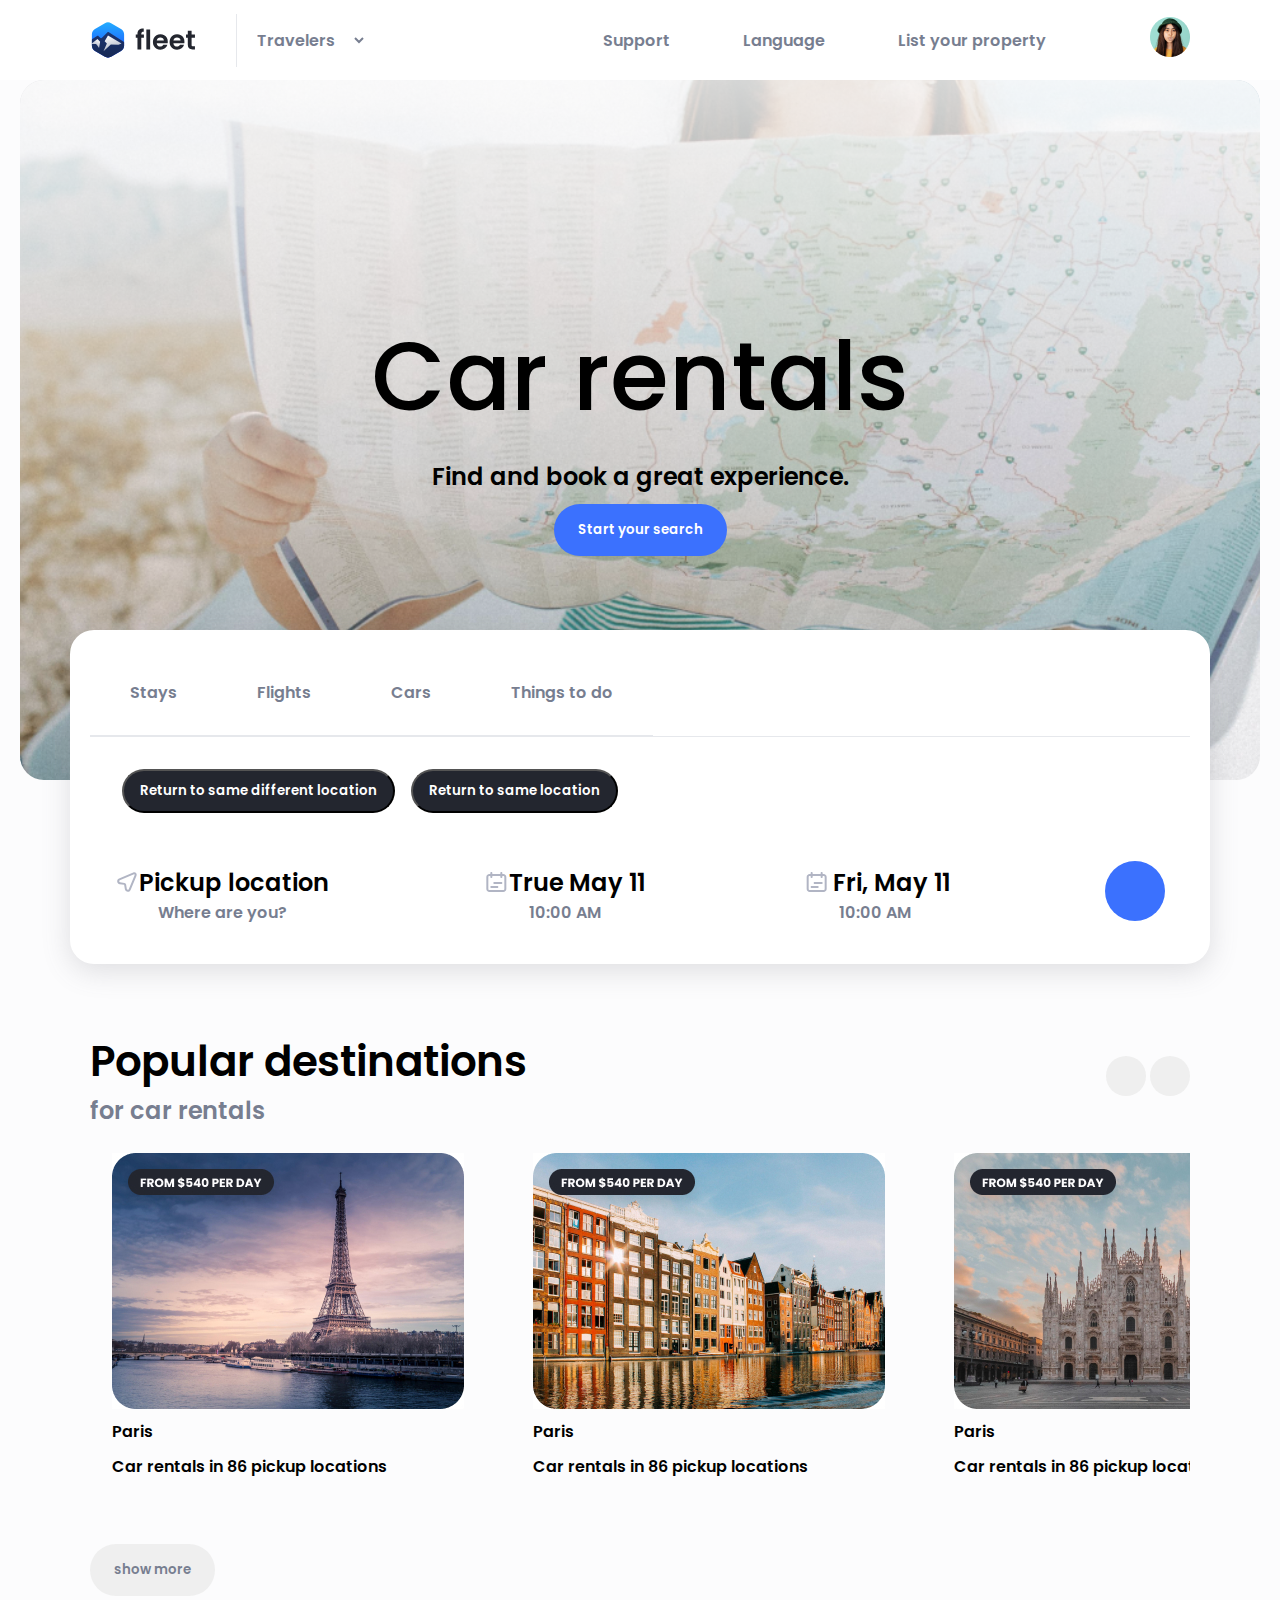
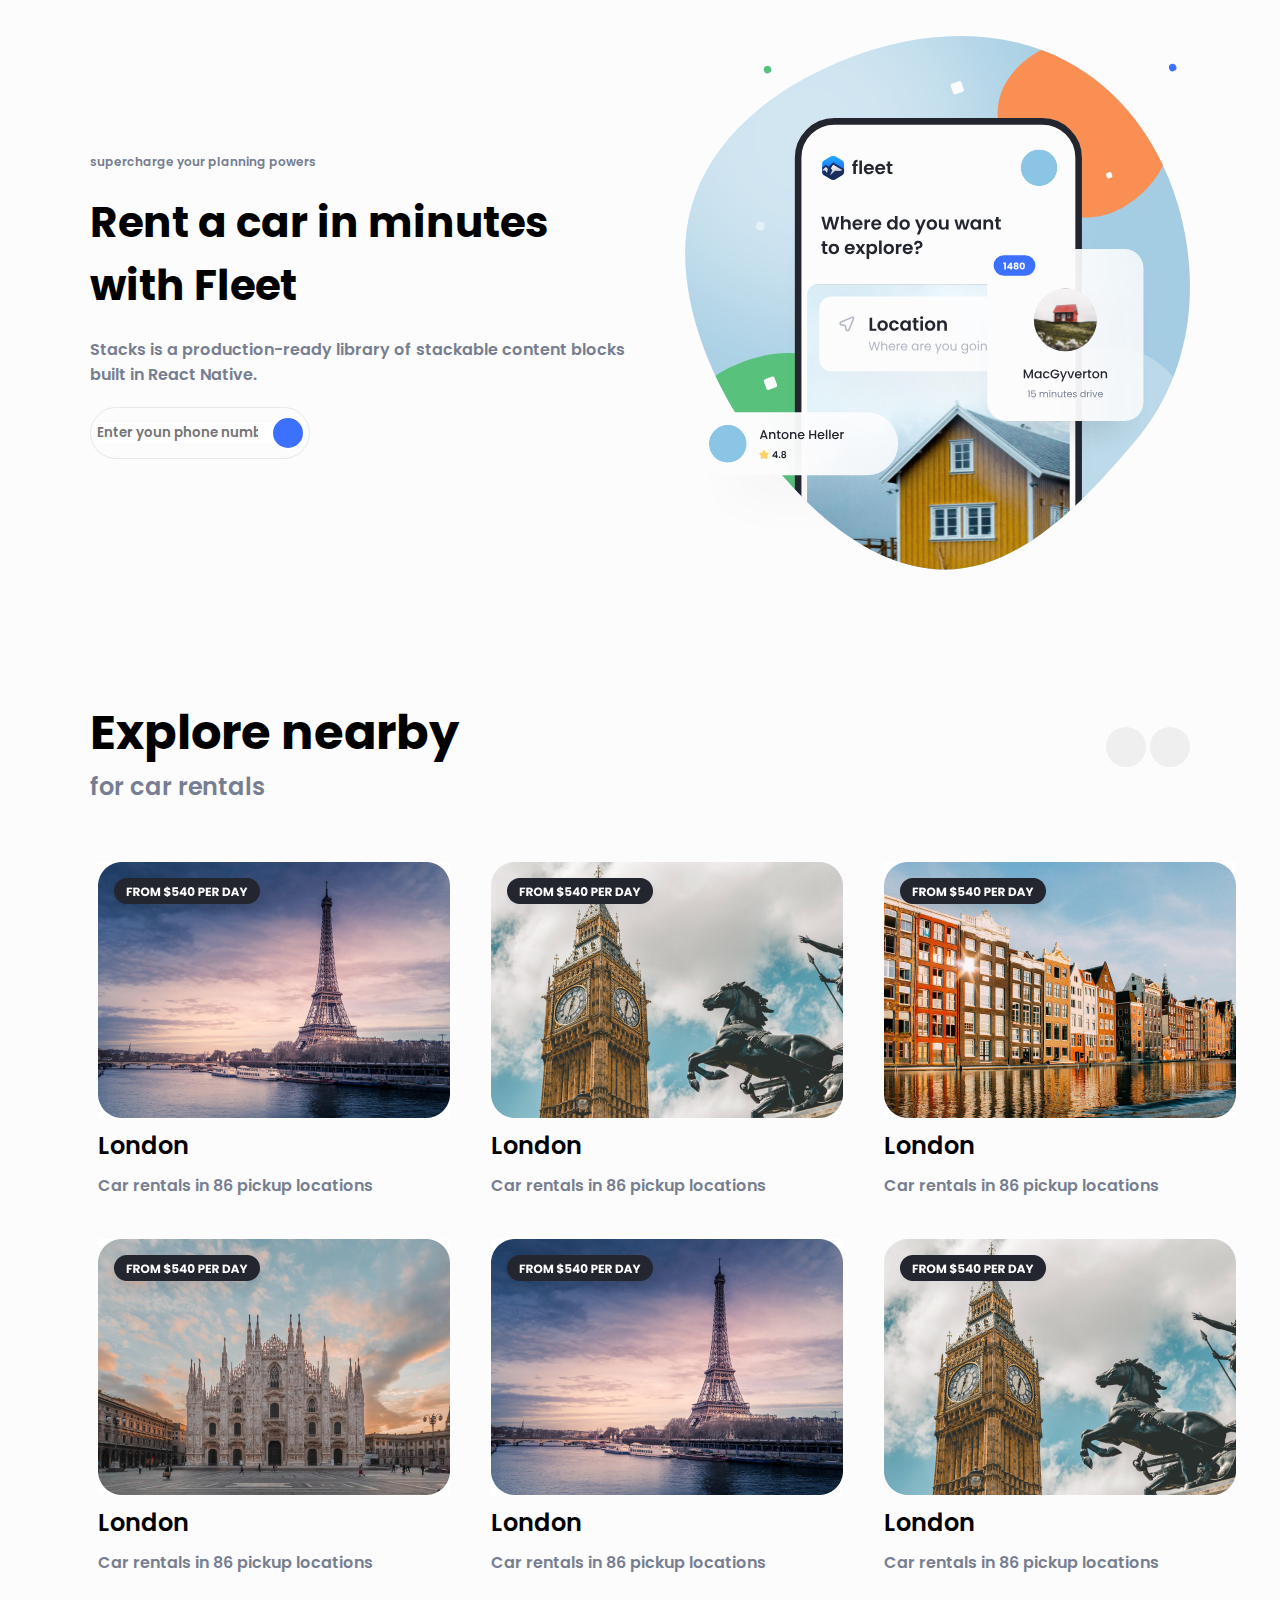
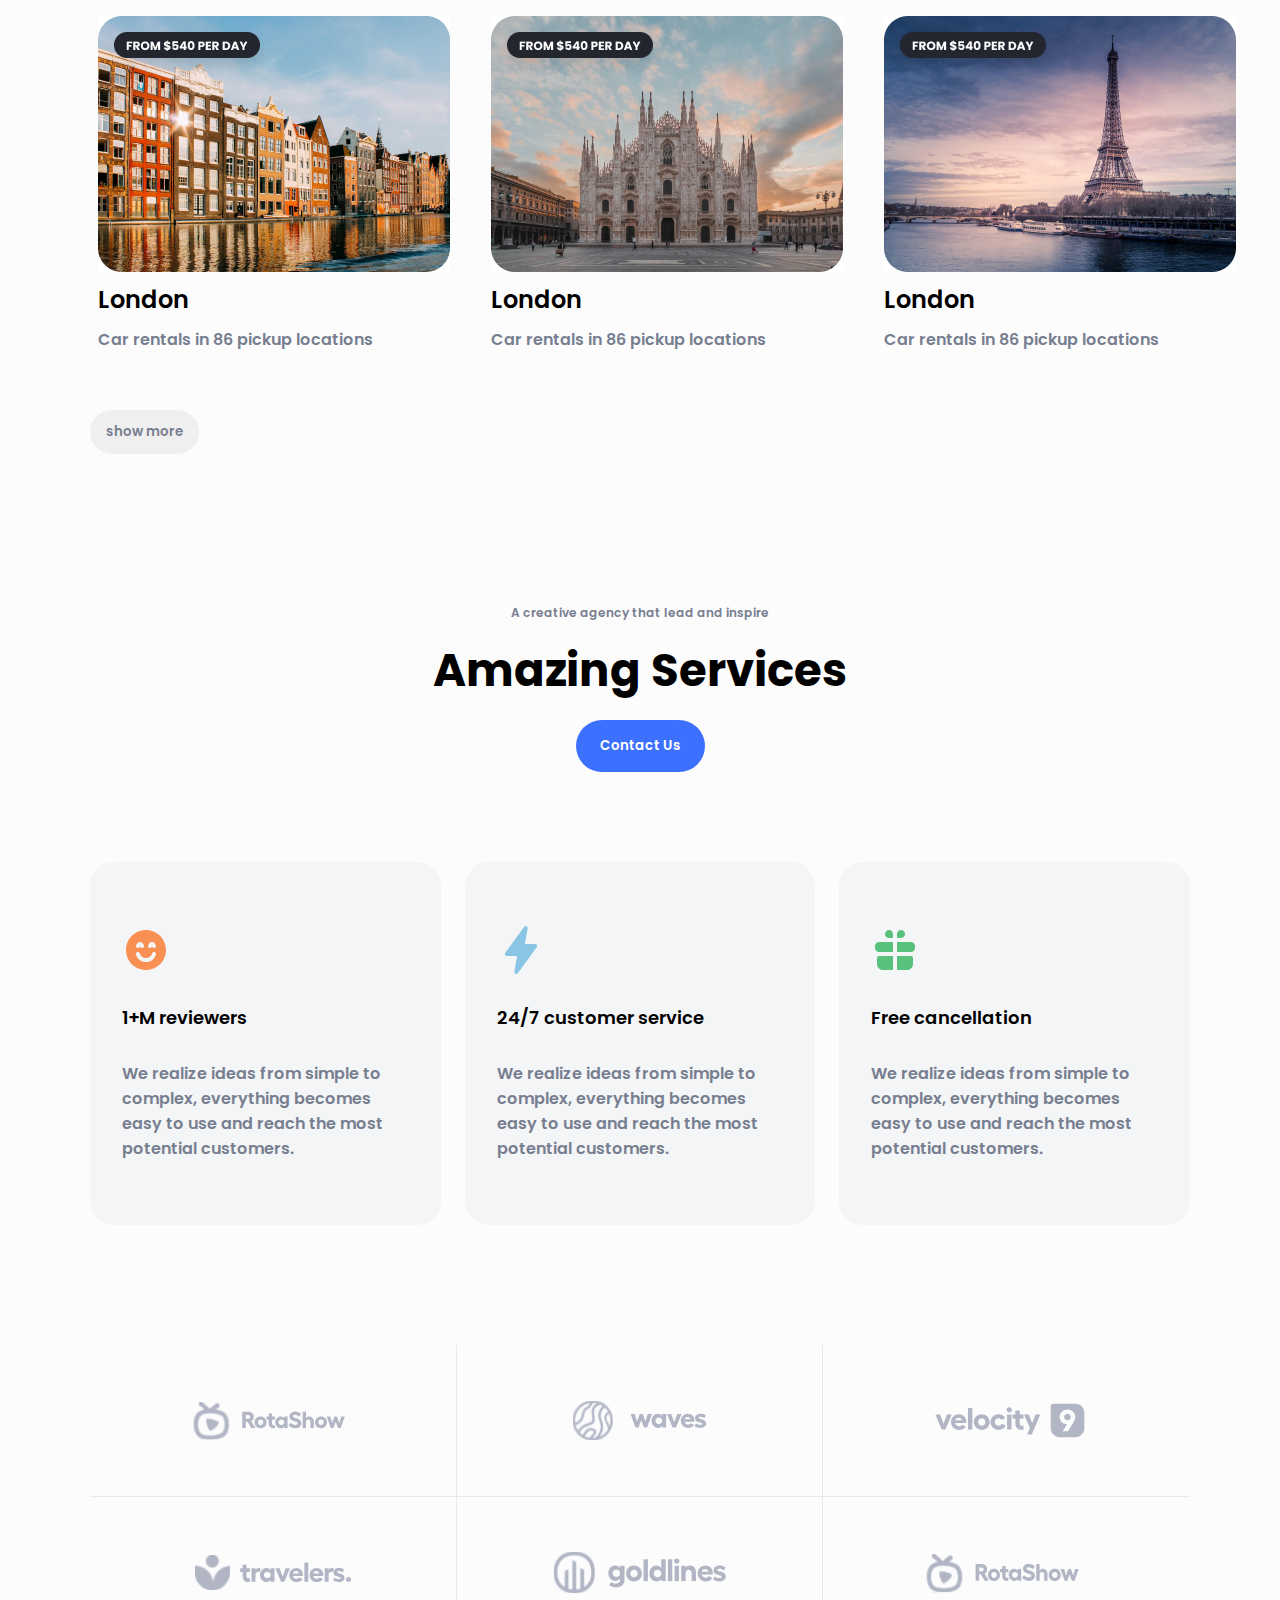
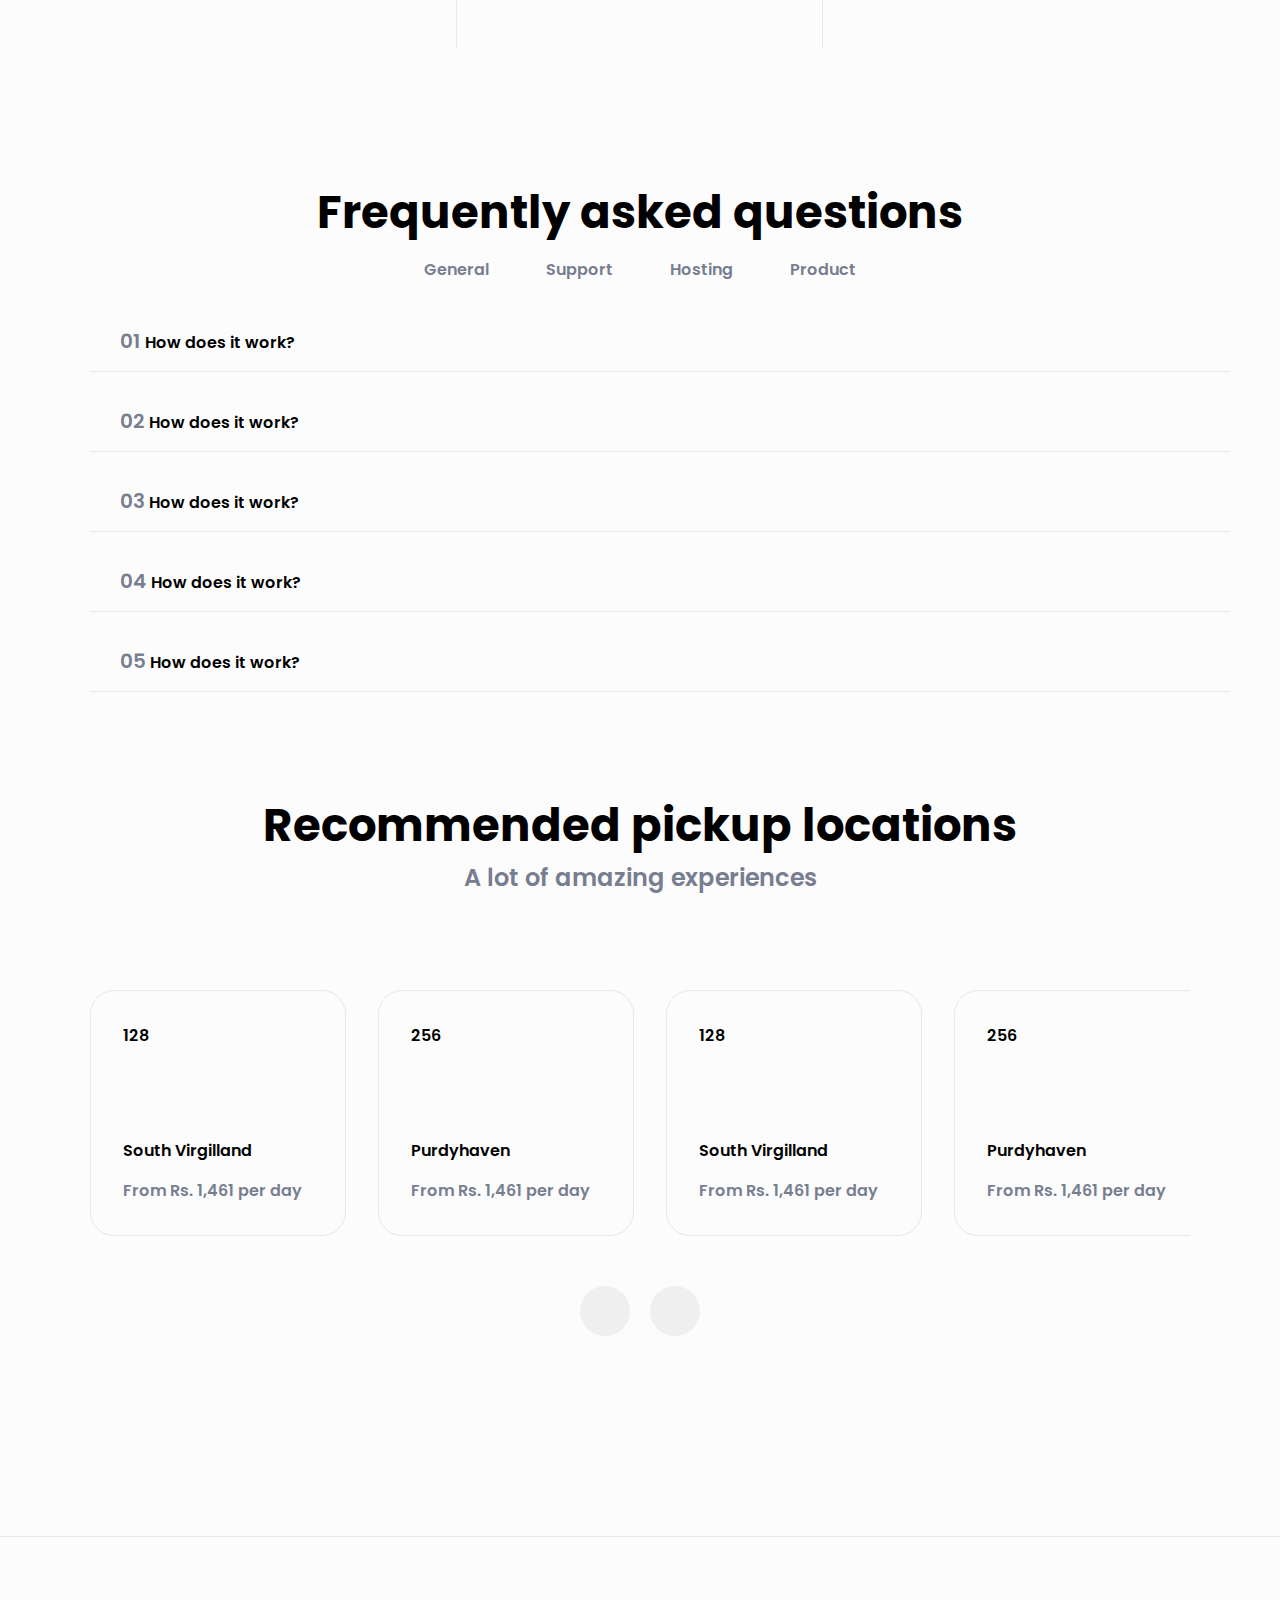
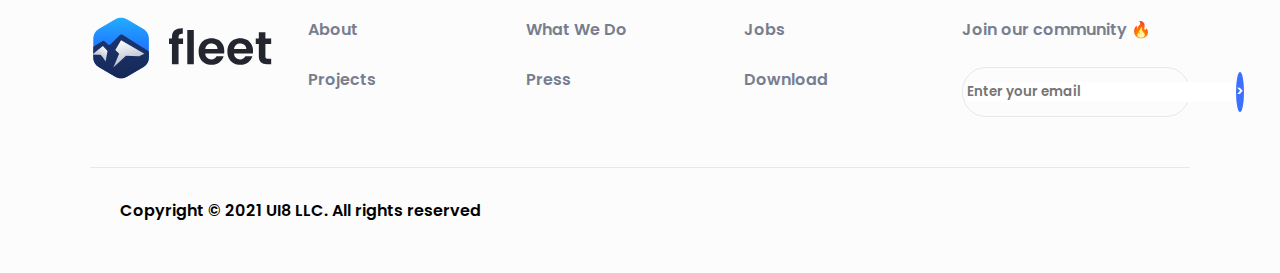
<file: index.html>
<!DOCTYPE html>
<html lang="en">

<head>
    <meta charset="UTF-8">
    <meta name="viewport" content="width=device-width, initial-scale=1.0">
    <title>Rent a car</title>
    <link rel="stylesheet" href="./css/main.min.css">
    <link rel="stylesheet" href="https://cdnjs.cloudflare.com/ajax/libs/font-awesome/6.6.0/css/all.min.css"
        integrity="sha512-Kc323vGBEqzTmouAECnVceyQqyqdsSiqLQISBL29aUW4U/M7pSPA/gEUZQqv1cwx4OnYxTxve5UMg5GT6L4JJg=="
        crossorigin="anonymous" referrerpolicy="no-referrer" />
    <!-- Fontlar uchun  -->
    <link rel="preconnect" href="https://fonts.googleapis.com">
    <link rel="preconnect" href="https://fonts.gstatic.com" crossorigin>
    <link href="https://fonts.googleapis.com/css2?family=Poppins:ital,wght@0,100;0,200;0,300;0,400;0,500;0,600;0,700;0,800;0,900;1,100;1,200;1,300;1,400;1,500;1,600;1,700;1,800;1,900&display=swap" rel="stylesheet">
    <!-- Fontlar uchun -->
</head>

<body>
    <!-- header start  -->
    <header id="head">
        <nav>
            <div class="containerXl">
                <div class="head__wrapper">
                    <div class="head__logo">
                        <img src="./assets/img/Head  logo.svg" alt="">
                        <select>
                            <option>Travelers</option>
                            <option>Rent Car</option>
                            <option>Price</option>
                            <option>Car info</option>
                        </select>
                    </div>

                    <div class="head__collection">
                        <ul>
                            <div class="media2XL">
                                <i onclick="hidemedia2XL()" class="fa-solid fa-xmark"></i>
                                <li class="media-2xl">
                                    <a href="support.html">
                                        <span>
                                            <i class="fa-solid fa-phone"></i>
                                            Support
                                        </span>
                                    </a>
                                </li>
                                <li class="media-2xl">
                                    <a href="#">
                                        <span>
                                            <i class="fa-solid fa-globe"></i>
                                            Language
                                        </span>
                                    </a>
                                </li>
                                <li>
                                    <a href="list.html">
                                        <span>
                                            <i class="fa-solid fa-list"></i>
                                            List your property
                                        </span>
                                    </a>
                                </li>
                            </div>
                            <div class="mediaXL">
                                <li>
                                    <i onclick="showmedia2XL()" class="fa-solid fa-bars menu"></i>
                                </li>
                                <li>
                                    <a href="#"><i class="fa-regular fa-bell"></i></a>
                                </li>
                                <li>
                                    <img src="./assets/img/avatar.png" alt="">
                                </li>
                            </div>
                        </ul>
                    </div>
                </div>
            </div>
        </nav>
    </header>
    <!-- header end  -->

    <!-- main start -->
    <main>
        <!-- hero start -->
        <section>
            <div class="container2xl">
                <div class="hero">
                    <div class="hero__filter">
                        <div class="hero__center">
                            <h1>Car rentals </h1>
                            <p>Find and book a great experience.</p>
                            <button>Start your search</button>
                        </div>
                    </div>
                    <div class="containerXl">
                        <div class="title__date">
                            <a href="#">Stays</a>
                            <a href="#">Flights</a>
                            <a href="#">Cars</a>
                            <a href="#">Things to do</a>
                        </div>
                        <div class="hero__btn-location">
                            <button class="btn-lct">Return to same different location</button>
                            <button class="btn-lct">Return to same location</button>
                        </div>
                        <!-- pick up start  -->
                        <div class="pickup__wrapper">
                            <div class="pickup__location">
                                <b>
                                    <svg width="24" height="24" viewBox="0 0 24 24" fill="none"
                                        xmlns="http://www.w3.org/2000/svg">
                                        <path fill-rule="evenodd" clip-rule="evenodd"
                                            d="M18.253 2.478C20.3136 1.61941 22.3809 3.68663 21.5223 5.74723L15.5988 19.9637C14.4403 22.7439 10.3655 22.274 9.87034 19.303L9.13133 14.8689L4.69725 14.1299C1.72626 13.6348 1.25632 9.55996 4.0366 8.40151L18.253 2.478ZM19.6761 4.978C19.8478 4.56588 19.4344 4.15243 19.0223 4.32415L4.80583 10.2477C3.87907 10.6338 4.03572 11.9921 5.02605 12.1571L9.46013 12.8962C10.3031 13.0366 10.9636 13.6972 11.1041 14.5401L11.8431 18.9742C12.0082 19.9646 13.3665 20.1212 13.7526 19.1944L19.6761 4.978Z"
                                            fill="#B1B5C4" />
                                    </svg>
                                    Pickup location
                                </b>
                                <p>Where are you?</p>
                            </div>
                            <div class="pickup__location">
                                <b>
                                    <svg width="25" height="24" viewBox="0 0 25 24" fill="none"
                                        xmlns="http://www.w3.org/2000/svg">
                                        <path fill-rule="evenodd" clip-rule="evenodd"
                                            d="M19.334 6H5.33398C4.7817 6 4.33398 6.44772 4.33398 7V19C4.33398 19.5523 4.7817 20 5.33398 20H19.334C19.8863 20 20.334 19.5523 20.334 19V7C20.334 6.44771 19.8863 6 19.334 6ZM5.33398 4C3.67713 4 2.33398 5.34315 2.33398 7V19C2.33398 20.6569 3.67713 22 5.33398 22H19.334C20.9908 22 22.334 20.6569 22.334 19V7C22.334 5.34315 20.9908 4 19.334 4H5.33398Z"
                                            fill="#B1B5C4" />
                                        <path fill-rule="evenodd" clip-rule="evenodd"
                                            d="M10.334 12C9.7817 12 9.33398 12.4477 9.33398 13C9.33398 13.5523 9.7817 14 10.334 14H17.334C17.8863 14 18.334 13.5523 18.334 13C18.334 12.4477 17.8863 12 17.334 12H10.334ZM7.33398 16C6.7817 16 6.33398 16.4477 6.33398 17C6.33398 17.5523 6.7817 18 7.33398 18H13.334C13.8863 18 14.334 17.5523 14.334 17C14.334 16.4477 13.8863 16 13.334 16H7.33398Z"
                                            fill="#B1B5C4" />
                                        <path fill-rule="evenodd" clip-rule="evenodd"
                                            d="M7.33398 2C6.7817 2 6.33398 2.44772 6.33398 3V7C6.33398 7.55228 6.7817 8 7.33398 8C7.88627 8 8.33398 7.55228 8.33398 7V3C8.33398 2.44772 7.88627 2 7.33398 2ZM17.334 2C16.7817 2 16.334 2.44772 16.334 3V7C16.334 7.55228 16.7817 8 17.334 8C17.8863 8 18.334 7.55228 18.334 7V3C18.334 2.44772 17.8863 2 17.334 2Z"
                                            fill="#B1B5C4" />
                                    </svg>
                                    True May 11
                                </b>
                                <p>10:00 AM</p>
                            </div>
                            <div class="pickup__location">
                                <b>
                                    <svg width="33" height="32" viewBox="0 0 33 32" fill="none"
                                        xmlns="http://www.w3.org/2000/svg">
                                        <path fill-rule="evenodd" clip-rule="evenodd"
                                            d="M23.666 10H9.66602C9.11373 10 8.66602 10.4477 8.66602 11V23C8.66602 23.5523 9.11373 24 9.66602 24H23.666C24.2183 24 24.666 23.5523 24.666 23V11C24.666 10.4477 24.2183 10 23.666 10ZM9.66602 8C8.00916 8 6.66602 9.34315 6.66602 11V23C6.66602 24.6569 8.00916 26 9.66602 26H23.666C25.3229 26 26.666 24.6569 26.666 23V11C26.666 9.34315 25.3229 8 23.666 8H9.66602Z"
                                            fill="#B1B5C4" />
                                        <path fill-rule="evenodd" clip-rule="evenodd"
                                            d="M14.666 16C14.1137 16 13.666 16.4477 13.666 17C13.666 17.5523 14.1137 18 14.666 18H21.666C22.2183 18 22.666 17.5523 22.666 17C22.666 16.4477 22.2183 16 21.666 16H14.666ZM11.666 20C11.1137 20 10.666 20.4477 10.666 21C10.666 21.5523 11.1137 22 11.666 22H17.666C18.2183 22 18.666 21.5523 18.666 21C18.666 20.4477 18.2183 20 17.666 20H11.666Z"
                                            fill="#B1B5C4" />
                                        <path fill-rule="evenodd" clip-rule="evenodd"
                                            d="M11.666 6C11.1137 6 10.666 6.44772 10.666 7V11C10.666 11.5523 11.1137 12 11.666 12C12.2183 12 12.666 11.5523 12.666 11V7C12.666 6.44772 12.2183 6 11.666 6ZM21.666 6C21.1137 6 20.666 6.44772 20.666 7V11C20.666 11.5523 21.1137 12 21.666 12C22.2183 12 22.666 11.5523 22.666 11V7C22.666 6.44772 22.2183 6 21.666 6Z"
                                            fill="#B1B5C4" />
                                    </svg>
                                    Fri, May 11
                                </b>
                                <p>10:00 AM</p>
                            </div>
                            <div class="pickup__btn">
                                <button><i class="fa-solid fa-magnifying-glass"></i></button>
                            </div>
                        </div>
                        <!-- pickup end  -->
                    </div>
                </div>
            </div>
        </section>
        <!-- hero end  -->

        <!-- slider start  -->
        <section class="slider">
            <div class="containerXl">
                <div class="slider__title">
                    <div class="slider__title-head">
                        <b>Popular destinations</b>
                        <p>for car rentals</p>
                    </div>
                    <div class="slider__title-btn">
                        <button id="left"><i class="fa-solid fa-chevron-left"></i></button>
                        <button id="right"><i class="fa-solid fa-chevron-right"></i></button>
                    </div>
                </div>
                <div class="slider__card-wrapper">
                    <div class="slider__card">
                        <img src="./assets/img/img card 1.jpg" alt="">
                        <b>Paris</b>
                        <p>Car rentals in 86 pickup locations</p>
                    </div>

                    <div class="slider__card">
                        <img src="./assets/img/img card 3.jpg" alt="">
                        <b>Paris</b>
                        <p>Car rentals in 86 pickup locations</p>
                    </div>
                    <div class="slider__card">
                        <img src="./assets/img/img card 4.jpg" alt="">
                        <b>Paris</b>
                        <p>Car rentals in 86 pickup locations</p>
                    </div>
                    <div class="slider__card">
                        <img src="./assets/img/img card 1.jpg" alt="">
                        <b>Paris</b>
                        <p>Car rentals in 86 pickup locations</p>
                    </div>

                    <div class="slider__card">
                        <img src="./assets/img/img card 3.jpg" alt="">
                        <b>Paris</b>
                        <p>Car rentals in 86 pickup locations</p>
                    </div>
                    <div class="slider__card">
                        <img src="./assets/img/img card 4.jpg" alt="">
                        <b>Paris</b>
                        <p>Car rentals in 86 pickup locations</p>
                    </div>
                </div>
                <button class="show__all"><a href="#">show more</a></button>
            </div>
        </section>
        <!-- slider end  -->

        <!-- rent car flet 50% -->
        <section>
            <div class="containerXl">
                <div class="rent__car-flet">
                    <div class="rent__car-head">
                        <p class="l__title">supercharge your planning powers</p>
                        <b>Rent a car in minutes with Fleet</b>
                        <p>Stacks is a production-ready library of stackable content blocks built in React Native.</p>
                        <div class="rentCar__search">
                            <input type="number" placeholder="Enter youn phone number">
                            <button><i class="fa-solid fa-arrow-right"></i></button>
                        </div>
                    </div>
                    <div class="rent__car-photo">
                        <img src="./assets/img/Rent a carGroup 2.svg" alt="">
                    </div>
                </div>
            </div>
        </section>
        <!-- rent car flet 50%  -->

        <!-- main card start  -->
        <section class="main__card">
            <div class="containerXl">
                <div class="main__title">
                    <div class="main__title-head">
                        <b>Explore nearby</b>
                        <p>for car rentals</p>
                    </div>
                    <div class="main__title-btn">
                        <button><i class="fa-solid fa-chevron-left"></i></button>
                        <button><i class="fa-solid fa-chevron-right"></i></button>
                    </div>
                </div>
                <div class="main__card-wrapper">
                    <div class="card">
                        <img src="./assets/img/img card 1.jpg" alt="">
                        <b>London</b>
                        <p>Car rentals in 86 pickup locations</p>
                    </div>
                    <div class="card">
                        <img src="./assets/img/img card 2.png" alt="">
                        <b>London</b>
                        <p>Car rentals in 86 pickup locations</p>
                    </div>
                    <div class="card">
                        <img src="./assets/img/img card 3.jpg" alt="">
                        <b>London</b>
                        <p>Car rentals in 86 pickup locations</p>
                    </div>
                    <div class="card">
                        <img src="./assets/img/img card 4.jpg" alt="">
                        <b>London</b>
                        <p>Car rentals in 86 pickup locations</p>
                    </div>
                    <div class="card">
                        <img src="./assets/img/img card 1.jpg" alt="">
                        <b>London</b>
                        <p>Car rentals in 86 pickup locations</p>
                    </div>
                    <div class="card">
                        <img src="./assets/img/img card 2.png" alt="">
                        <b>London</b>
                        <p>Car rentals in 86 pickup locations</p>
                    </div>
                    <div class="card">
                        <img src="./assets/img/img card 3.jpg" alt="">
                        <b>London</b>
                        <p>Car rentals in 86 pickup locations</p>
                    </div>
                    <div class="card">
                        <img src="./assets/img/img card 4.jpg" alt="">
                        <b>London</b>
                        <p>Car rentals in 86 pickup locations</p>
                    </div>
                    <div class="card">
                        <img src="./assets/img/img card 1.jpg" alt="">
                        <b>London</b>
                        <p>Car rentals in 86 pickup locations</p>
                    </div>
                </div>
                <button class="show__card-all"><a href="#">show more</a></button>
            </div>
        </section>
        <!-- main card end  -->

        <!-- services start  -->
        <section id="services">
            <div class="containerXl">
                <div class="services__title">
                    <p>A creative agency that lead and inspire</p>
                    <b>Amazing Services</b>
                    <button>Contact Us</button>
                </div>

                <div class="services__card-wrapper">
                    <div class="services__card">
                        <img src="./assets/img/ca smile.svg" alt="">
                        <b>1+M reviewers</b>
                        <p>We realize ideas from simple to complex, everything becomes easy to use and reach the most potential customers.</p>
                    </div>
                    <div class="services__card">
                        <img src="./assets/img/ca energy.svg" alt="">
                        <b>24/7 customer service</b>
                        <p>We realize ideas from simple to complex, everything becomes easy to use and reach the most potential customers.</p>
                    </div>
                    <div class="services__card">
                        <img src="./assets/img/ca gift.svg" alt="">
                        <b>Free cancellation</b>
                        <p>We realize ideas from simple to complex, everything becomes easy to use and reach the most potential customers.</p>
                    </div>
                </div>
            </div>
        </section>
        <!-- services end  -->

        <!-- brand start -->
        <section id="brand">
            <div class="containerXl">
                <div class="brands__card-wrapper">
                    <div class="brands__card">
                        <img class="border__right-bottom" src="./assets/img/brand 1.svg" alt="">
                    </div>
                    <div class="brands__card">
                        <img class="border__right-bottom" src="./assets/img/brand 2.svg" alt="">
                    </div>
                    <div class="brands__card">
                        <img class="border__bottom" src="./assets/img/brand 3.svg" alt="">
                    </div>
                    <div class="brands__card">
                        <img class="right" src="./assets/img/brand 4.svg" alt="">
                    </div>
                    <div class="brands__card">
                        <img class="right" src="./assets/img/brand 5.svg" alt="">
                    </div>
                    <div class="brands__card">
                        <img class="border"  src="./assets/img/brand 1.svg" alt="">
                    </div>
                </div>
            </div>
        </section>
        <!-- brand end -->

        <!-- question answer start  -->
        <section id="ques">
            <div class="containerXl">
                <div class="question__answer">
                    <b>Frequently asked questions</b>
                    <div class="question__links">
                        <a href="#">General</a>
                        <a href="#">Support</a>
                        <a href="#">Hosting</a>
                        <a href="#">Product</a>
                    </div>
                </div>
                <div class="accartion__wrapper">
                    <div class="accartion__item ">
                        <div class="accartion__title">
                            <div>
                                <b class="number">01</b>
                                <b>How does it work?</b>
                            </div>
                            <i class="fa-regular fa-circle-down"></i>
                        </div>
                        <div class="accartion__body">
                            <p>Lorem ipsum dolor sit, amet consectetur adipisicing elit. Cupiditate nihil delectus laborum quia facilis, non cumque nesciunt recusandae nulla quam!</p>
                        </div>
                    </div>
                    <div class="accartion__item ">
                        <div class="accartion__title">
                            <div>
                                <b class="number">02</b>
                                <b>How does it work?</b>
                            </div>
                            <i class="fa-regular fa-circle-down"></i>
                        </div>
                        <div class="accartion__body">
                            <p>Lorem ipsum dolor sit, amet consectetur adipisicing elit. Cupiditate nihil delectus laborum quia facilis, non cumque nesciunt recusandae nulla quam!</p>
                        </div>
                    </div>
                    <div class="accartion__item ">
                        <div class="accartion__title">
                            <div>
                                <b class="number">03</b>
                                <b>How does it work?</b>
                            </div>
                            <i class="fa-regular fa-circle-down"></i>
                        </div>
                        <div class="accartion__body">
                            <p>Lorem ipsum dolor sit, amet consectetur adipisicing elit. Cupiditate nihil delectus laborum quia facilis, non cumque nesciunt recusandae nulla quam!</p>
                        </div>
                    </div>
                    <div class="accartion__item ">
                        <div class="accartion__title">
                            <div>
                                <b class="number">04</b>
                                <b>How does it work?</b>
                            </div>
                            <i class="fa-regular fa-circle-down"></i>
                        </div>
                        <div class="accartion__body">
                            <p>Lorem ipsum dolor sit, amet consectetur adipisicing elit. Cupiditate nihil delectus laborum quia facilis, non cumque nesciunt recusandae nulla quam!</p>
                        </div>
                    </div>
                    <div class="accartion__item">
                        <div class="accartion__title">
                            <div>
                                <b class="number">05</b>
                                <b>How does it work?</b>
                            </div>
                            <i class="fa-regular fa-circle-down"></i>
                        </div>
                        <div class="accartion__body">
                            <p>Lorem ipsum dolor sit, amet consectetur adipisicing elit. Cupiditate nihil delectus laborum quia facilis, non cumque nesciunt recusandae nulla quam!</p>
                        </div>
                    </div>
                </div>
            </div>
        </section>
        <!-- question answer end  -->

        <section id="rec">
            <div class="containerXl">
                <div class="rec__title">
                    <b>Recommended pickup locations</b>
                    <p>A lot of amazing experiences <i class="fa-solid fa-umbrella-beach"></i></p>
                </div>


                <div class="rec__wrapper">
                    <div class="rec__card">
                        <b>128</b>
                        <div>
                            <i class="fa-solid fa-car"></i>
                            <b>South Virgilland</b>
                            <p>From Rs. 1,461 per day</p>
                        </div>
                    </div>
                    <div class="rec__card">
                        <b>256</b>
                        <div>
                            <i class="fa-solid fa-car"></i>
                            <b>Purdyhaven</b>
                            <p>From Rs. 1,461 per day</p>
                        </div>
                    </div>
                    
                    <div class="rec__card">
                        <b>128</b>
                        <div>
                            <i class="fa-solid fa-car"></i>
                            <b>South Virgilland</b>
                            <p>From Rs. 1,461 per day</p>
                        </div>
                    </div>
                    <div class="rec__card">
                        <b>256</b>
                        <div>
                            <i class="fa-solid fa-car"></i>
                            <b>Purdyhaven</b>
                            <p>From Rs. 1,461 per day</p>
                        </div>
                    </div>
                    
                    <div class="rec__card">
                        <b>128</b>
                        <div>
                            <i class="fa-solid fa-car"></i>
                            <b>South Virgilland</b>
                            <p>From Rs. 1,461 per day</p>
                        </div>
                    </div>
                    <div class="rec__card">
                        <b>256</b>
                        <div>
                            <i class="fa-solid fa-car"></i>
                            <b>Purdyhaven</b>
                            <p>From Rs. 1,461 per day</p>
                        </div>
                    </div>
                    
                    <div class="rec__card">
                        <b>128</b>
                        <div>
                            <i class="fa-solid fa-car"></i>
                            <b>South Virgilland</b>
                            <p>From Rs. 1,461 per day</p>
                        </div>
                    </div>
                    <div class="rec__card">
                        <b>256</b>
                        <div>
                            <i class="fa-solid fa-car"></i>
                            <b>Purdyhaven</b>
                            <p>From Rs. 1,461 per day</p>
                        </div>
                    </div>
                    
                </div>
                <div class="control__btn">
                    <button class="left"> <i class="fa-solid fa-arrow-left"></i></button>
                    <button class="right"> <i class="fa-solid fa-arrow-right"></i></button>
                </div>
            </div>
        </section>

    </main>
    <!-- main end  -->

    <footer>
        <div class="containerXl">
            <!-- flex uchun  -->
            <div class="footer__wrapper">
                <div class="footer__links img">
                    <img src="./assets/img/Head  logo.svg" alt="">
                </div>
                <div class="footer__links">
                    <a href="#">About</a>
                    <a href="#">Projects</a>
                </div>
                <div class="footer__links">
                    <a href="#">What We Do</a>
                    <a href="#">Press</a>
                </div>
                <div class="footer__links">
                    <a href="#">Jobs</a>
                    <a href="#">Download</a>
                </div>
                <div class="footer__links-btn-wrapper">
                    <a href="#">Join our community 🔥</a>
                   <div class="footer__btn">
                        <input type="email" required="" placeholder="Enter your email">
                        <button>></button>
                   </div>
                </div>
            </div>
            <div class="copyright">
                <p>Copyright © 2021 UI8 LLC. All rights reserved</p>
            </div>
        </div>
    </footer>

    

    <script>
        let sliderCardImg = document.querySelectorAll('.slider__card img')
        raqam = 0
        let slidCardlist = ['./assets/img/img card 1.jpg','./assets/img/img card 2.png','./assets/img/img card 3.jpg','./assets/img/img card 4.jpg']
        sliderCardImg.forEach ((item) => {
           item.onclick = () => {
            raqam++
            if(raqam === slidCardlist.length) raqam = 0
                item.setAttribute('src',slidCardlist[raqam])
           }
        })        

        // main carddagi rasmlarni o'zgartish uchun  start 
        let cardImg = document.querySelectorAll('.card img')
        son = 0
        let imglist = ['./assets/img/img card 1.jpg','./assets/img/img card 2.png','./assets/img/img card 3.jpg','./assets/img/img card 4.jpg']
        cardImg.forEach ((item) => {
           item.onclick = () => {
            son++
            if(son === imglist.length) son = 0
                item.setAttribute('src',imglist[son])
           }
        })
        // main carddagi rasmlarni o'zgartish uchun end
       



        // slide popper uchun start
        let media2XL = document.querySelector('.media2XL')
        function showmedia2XL() {
            media2XL.style.left = '0'
        }
        function hidemedia2XL() {
            media2XL.style.left = '-350px'
        }
        // slide popper uchun end



        // scroll uchun start 
        let slidLeft = document.getElementById('left')
        let slidRight = document.getElementById('right')
        let scrolDiv = document.querySelector('.slider__card-wrapper')

        slidLeft.addEventListener(('click'), () => {
            scrolDiv.scrollBy({
                left: -200,
                behavior: 'smooth'
            })
        })
        slidRight.addEventListener(('click'), () => {
            scrolDiv.scrollBy({
                left: 200,
                behavior: 'smooth'
            })
        })
        // scroll uchun end 


       
    </script>



</body>

</html>
</file>
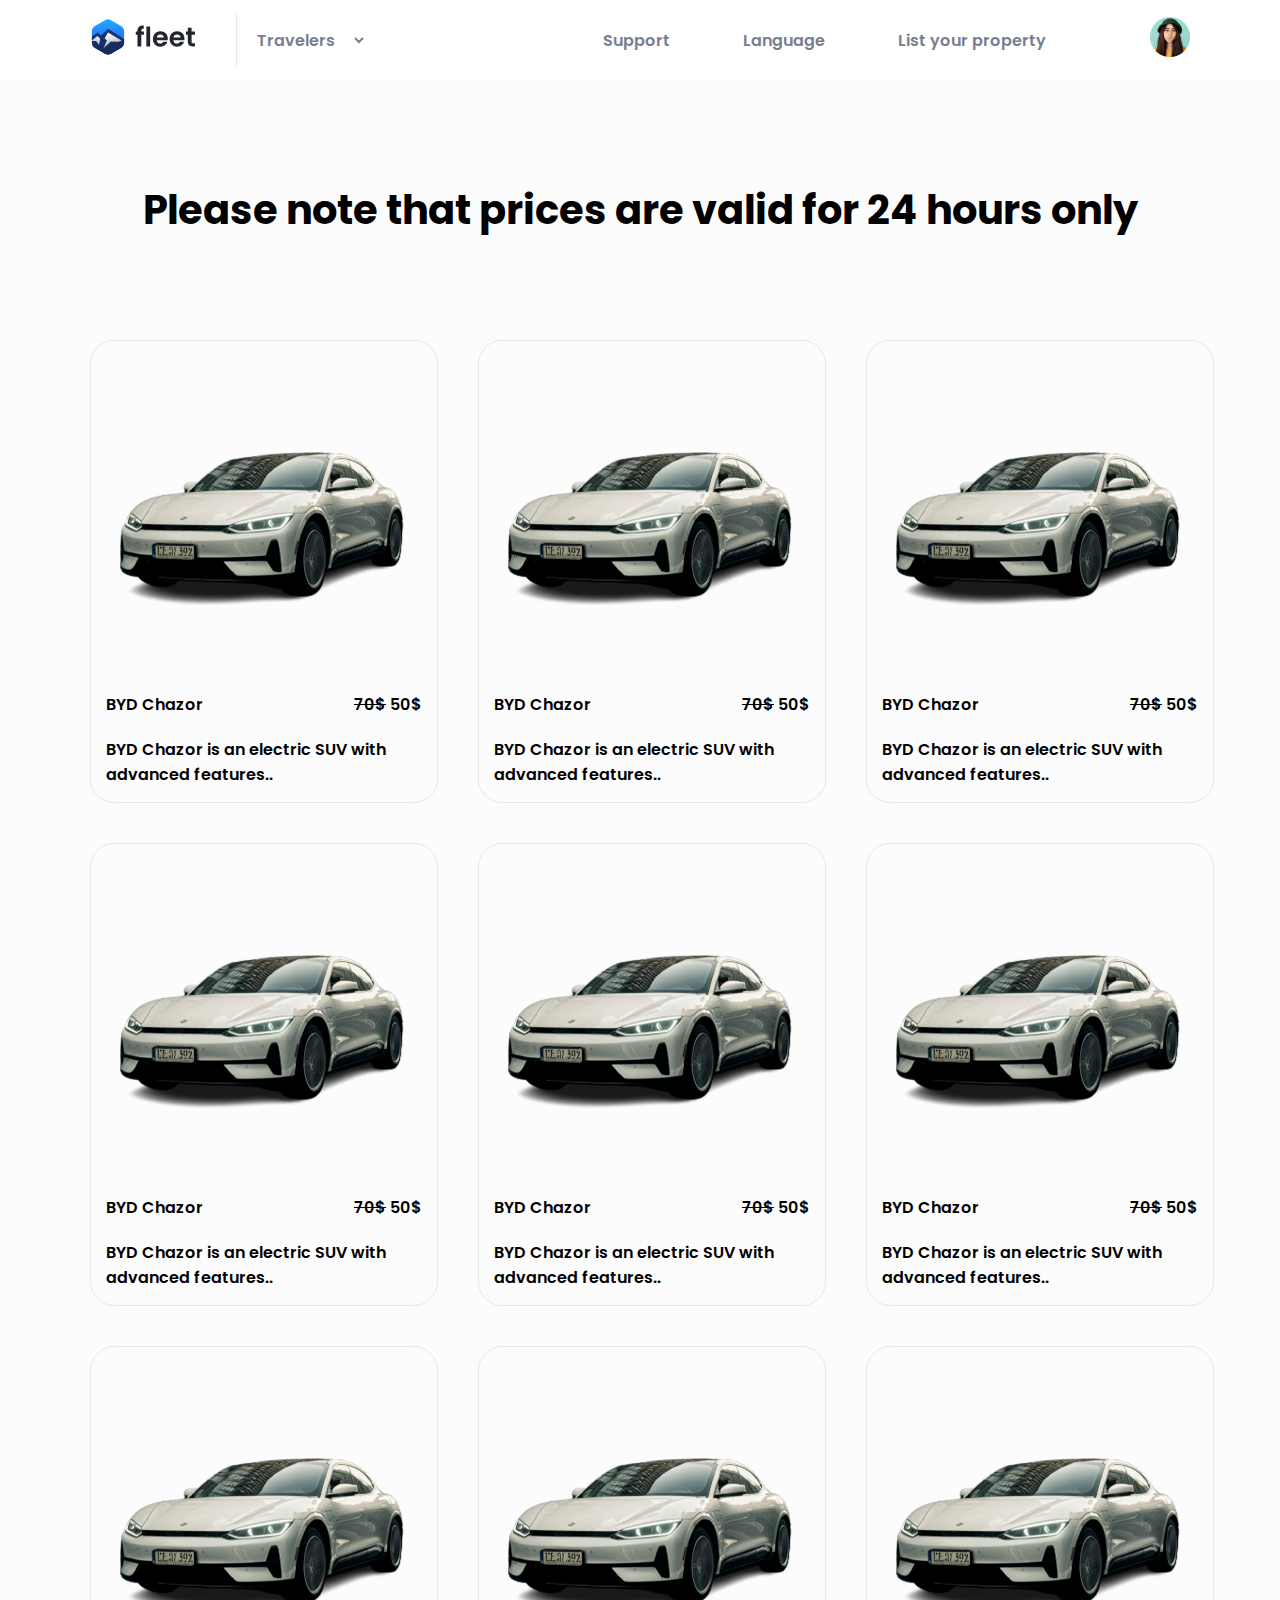
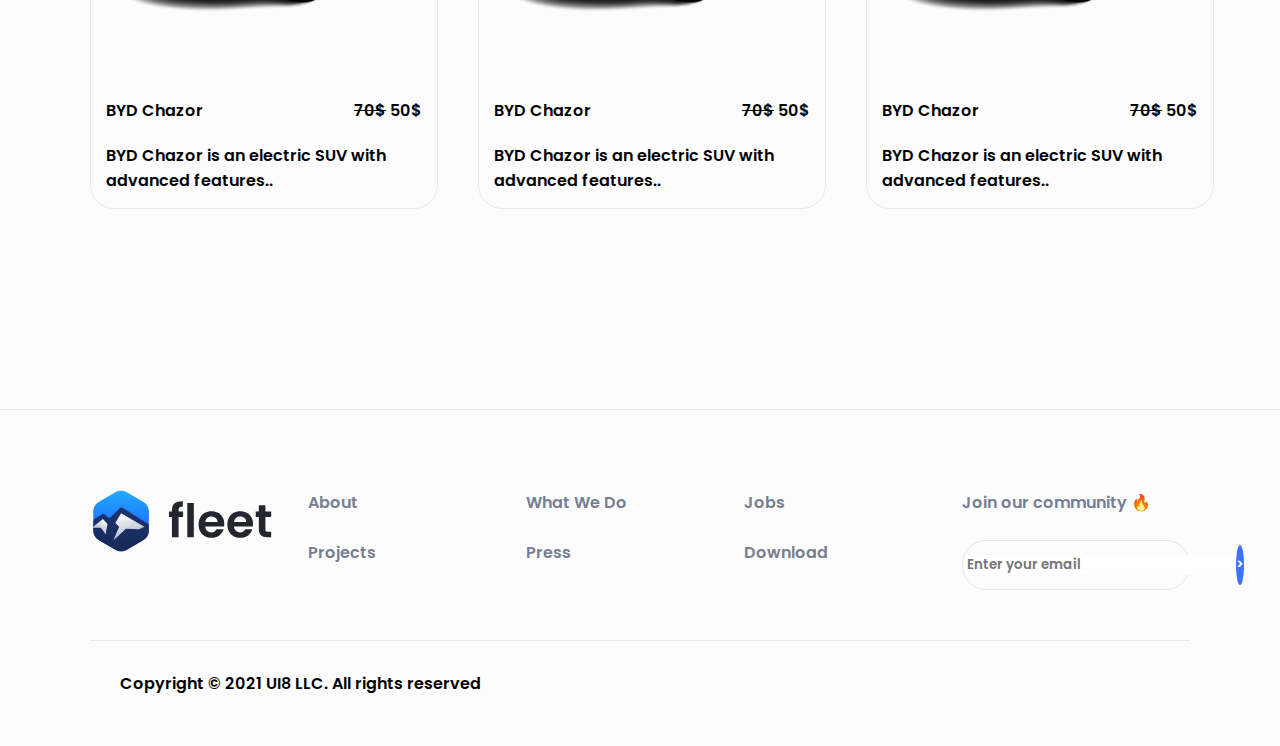
<file: list.html>
<!DOCTYPE html>
<html lang="en">
<head>
    <meta charset="UTF-8">
    <meta name="viewport" content="width=device-width, initial-scale=1.0">
    <title>List cars</title>
    <link rel="stylesheet" href="./css/main.min.css">
    <link rel="stylesheet" href="https://cdnjs.cloudflare.com/ajax/libs/font-awesome/6.6.0/css/all.min.css"
        integrity="sha512-Kc323vGBEqzTmouAECnVceyQqyqdsSiqLQISBL29aUW4U/M7pSPA/gEUZQqv1cwx4OnYxTxve5UMg5GT6L4JJg=="
        crossorigin="anonymous" referrerpolicy="no-referrer" />
    <!-- Fontlar uchun  -->
    <link rel="preconnect" href="https://fonts.googleapis.com">
    <link rel="preconnect" href="https://fonts.gstatic.com" crossorigin>
    <link href="https://fonts.googleapis.com/css2?family=Poppins:ital,wght@0,100;0,200;0,300;0,400;0,500;0,600;0,700;0,800;0,900;1,100;1,200;1,300;1,400;1,500;1,600;1,700;1,800;1,900&display=swap" rel="stylesheet">
</head>
<body>
    <header id="head">
        <nav>
            <div class="containerXl">
                <div class="head__wrapper">
                    <div class="head__logo">
                        <a href="index.html"><img src="./assets/img/Head  logo.svg" alt=""></a>
                        <select>
                            <option>Travelers</option>
                            <option>Rent Car</option>
                            <option>Price</option>
                            <option>Car info</option>
                        </select>
                    </div>

                    <div class="head__collection">
                        <ul>
                            <div class="media2XL">
                                <i onclick="hidemedia2XL()" class="fa-solid fa-xmark"></i>
                                <li class="media-2xl">
                                    <a href="support.html">
                                        <span>
                                            <i class="fa-solid fa-phone"></i>
                                            Support
                                        </span>
                                    </a>
                                </li>
                                <li class="media-2xl">
                                    <a href="#">
                                        <span>
                                            <i class="fa-solid fa-globe"></i>
                                            Language
                                        </span>
                                    </a>
                                </li>
                                <li>
                                    <a href="list.html">
                                        <span>
                                            <i class="fa-solid fa-list"></i>
                                            List your property
                                        </span>
                                    </a>
                                </li>
                            </div>
                            <div class="mediaXL">
                                <li>
                                    <i onclick="showmedia2XL()" class="fa-solid fa-bars menu"></i>
                                </li>
                                <li>
                                    <a href="#"><i class="fa-regular fa-bell"></i></a>
                                </li>
                                <li>
                                    <img src="./assets/img/avatar.png" alt="">
                                </li>
                            </div>
                        </ul>
                    </div>
                </div>
            </div>
        </nav>
    </header>

    <main>
        <section>
            <div class="containerXl">
                <div class="title">
                    <p>Please note that prices are valid for 24 hours only</p>
                </div>
                <div class="car__card-wrapper">
                    <div title="Build your Dreamz BYD Chazor" class="car__card">
                        <img src="./assets/img/car card 1.png" alt="">
                        <div class="card__card-text">
                            <b>BYD Chazor</b>
                            <strong>
                                <del>70$</del>
                                <b>50$</b>
                            </strong>
                        </div>
                            <p>BYD Chazor is an electric SUV with advanced features..</p>
                    </div>
                    <div title="Build your Dreamz BYD Chazor" class="car__card">
                        <img src="./assets/img/car card 1.png" alt="">
                        <div class="card__card-text">
                            <b>BYD Chazor</b>
                            <strong>
                                <del>70$</del>
                                <b>50$</b>
                            </strong>
                        </div>
                            <p>BYD Chazor is an electric SUV with advanced features..</p>
                    </div>
                    <div title="Build your Dreamz BYD Chazor" class="car__card">
                        <img src="./assets/img/car card 1.png" alt="">
                        <div class="card__card-text">
                            <b>BYD Chazor</b>
                            <strong>
                                <del>70$</del>
                                <b>50$</b>
                            </strong>
                        </div>
                            <p>BYD Chazor is an electric SUV with advanced features..</p>
                    </div>
                    <div title="Build your Dreamz BYD Chazor" class="car__card">
                        <img src="./assets/img/car card 1.png" alt="">
                        <div class="card__card-text">
                            <b>BYD Chazor</b>
                            <strong>
                                <del>70$</del>
                                <b>50$</b>
                            </strong>
                        </div>
                            <p>BYD Chazor is an electric SUV with advanced features..</p>
                    </div>
                    <div title="Build your Dreamz BYD Chazor" class="car__card">
                        <img src="./assets/img/car card 1.png" alt="">
                        <div class="card__card-text">
                            <b>BYD Chazor</b>
                            <strong>
                                <del>70$</del>
                                <b>50$</b>
                            </strong>
                        </div>
                            <p>BYD Chazor is an electric SUV with advanced features..</p>
                    </div>
                    <div title="Build your Dreamz BYD Chazor" class="car__card">
                        <img src="./assets/img/car card 1.png" alt="">
                        <div class="card__card-text">
                            <b>BYD Chazor</b>
                            <strong>
                                <del>70$</del>
                                <b>50$</b>
                            </strong>
                        </div>
                            <p>BYD Chazor is an electric SUV with advanced features..</p>
                    </div>
                    <div title="Build your Dreamz BYD Chazor" class="car__card">
                        <img src="./assets/img/car card 1.png" alt="">
                        <div class="card__card-text">
                            <b>BYD Chazor</b>
                            <strong>
                                <del>70$</del>
                                <b>50$</b>
                            </strong>
                        </div>
                            <p>BYD Chazor is an electric SUV with advanced features..</p>
                    </div>
                    <div title="Build your Dreamz BYD Chazor" class="car__card">
                        <img src="./assets/img/car card 1.png" alt="">
                        <div class="card__card-text">
                            <b>BYD Chazor</b>
                            <strong>
                                <del>70$</del>
                                <b>50$</b>
                            </strong>
                        </div>
                            <p>BYD Chazor is an electric SUV with advanced features..</p>
                    </div>
                    <div title="Build your Dreamz BYD Chazor" class="car__card">
                        <img src="./assets/img/car card 1.png" alt="">
                        <div class="card__card-text">
                            <b>BYD Chazor</b>
                            <strong>
                                <del>70$</del>
                                <b>50$</b>
                            </strong>
                        </div>
                            <p>BYD Chazor is an electric SUV with advanced features..</p>
                    </div>
                    
                </div>
            </div>
        </section>
    </main>

    <footer>
        <div class="containerXl">
            <!-- flex uchun  -->
            <div class="footer__wrapper">
                <div class="footer__links img">
                    <img src="./assets/img/Head  logo.svg" alt="">
                </div>
                <div class="footer__links">
                    <a href="#">About</a>
                    <a href="#">Projects</a>
                </div>
                <div class="footer__links">
                    <a href="#">What We Do</a>
                    <a href="#">Press</a>
                </div>
                <div class="footer__links">
                    <a href="#">Jobs</a>
                    <a href="#">Download</a>
                </div>
                <div class="footer__links-btn-wrapper">
                    <a href="#">Join our community 🔥</a>
                   <div class="footer__btn">
                        <input type="email" required="" placeholder="Enter your email">
                        <button>></button>
                   </div>
                </div>
            </div>
            <div class="copyright">
                <p>Copyright © 2021 UI8 LLC. All rights reserved</p>
            </div>
        </div>
    </footer>

    <script>
             let media2XL = document.querySelector('.media2XL')
        function showmedia2XL() {
            media2XL.style.left = '0'
        }
        function hidemedia2XL() {
            media2XL.style.left = '-350px'
        }
    </script>
</body>
</html>
</file>
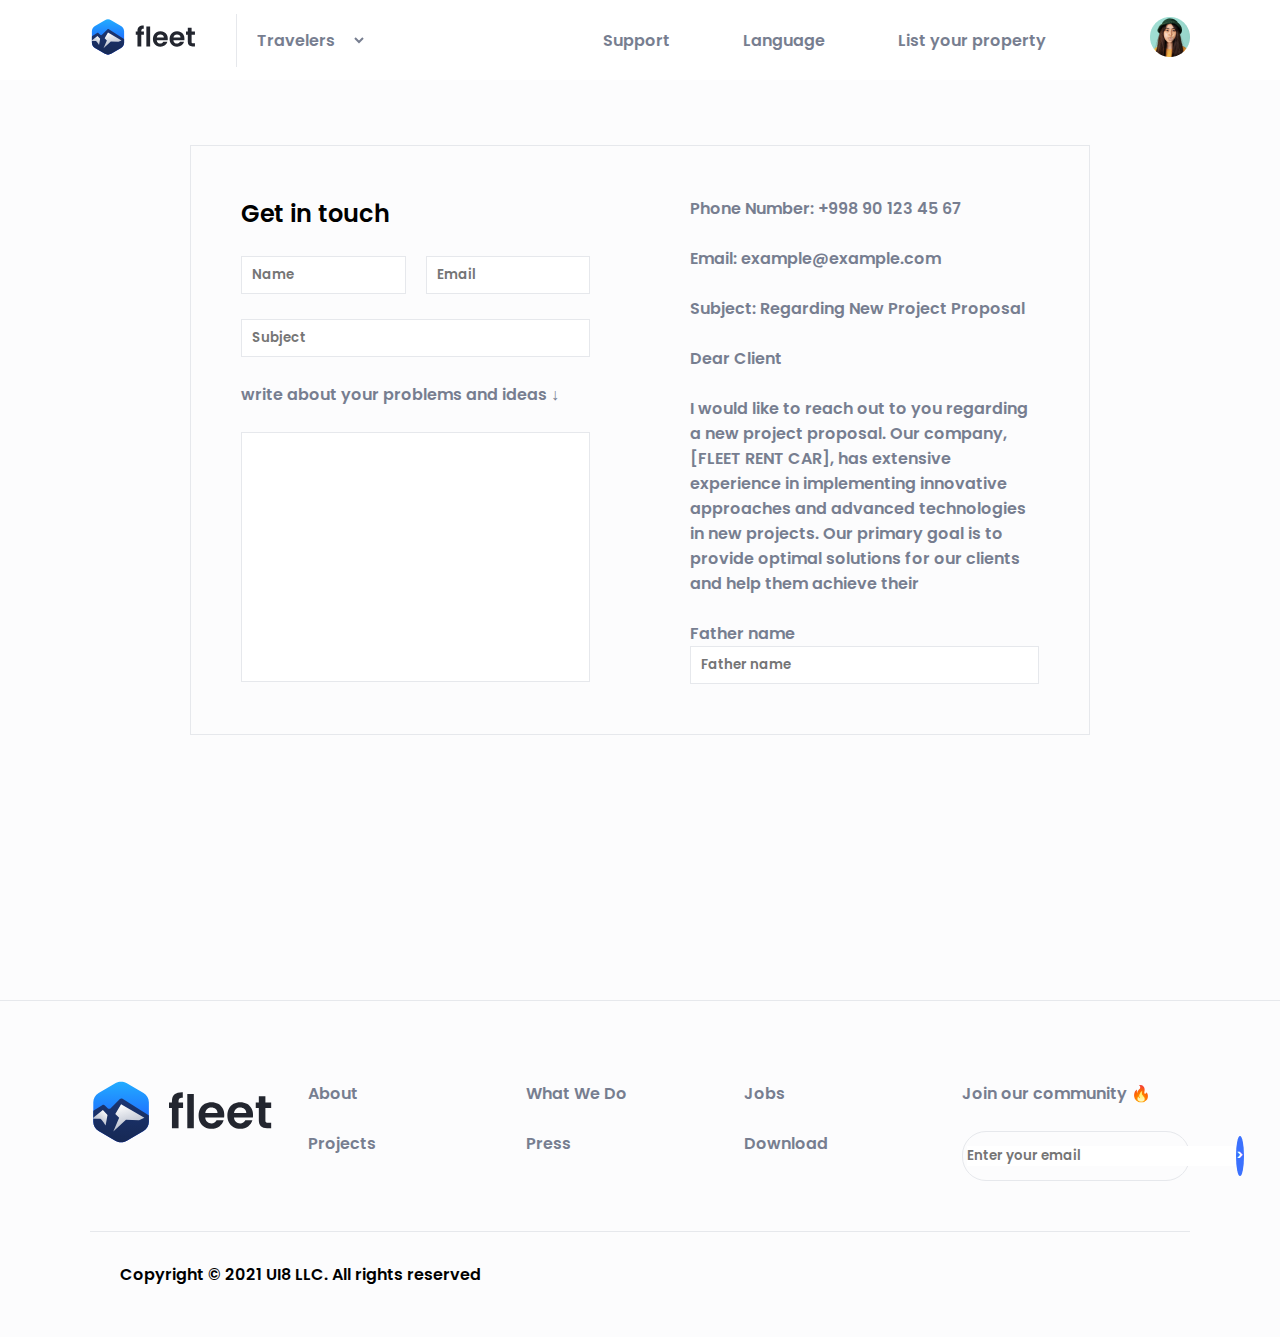
<file: support.html>
<!DOCTYPE html>
<html lang="en">

<head>
    <meta charset="UTF-8">
    <meta name="viewport" content="width=device-width, initial-scale=1.0">
    <title>Support</title>
    <link rel="stylesheet" href="./css/main.min.css">
    <link rel="stylesheet" href="https://cdnjs.cloudflare.com/ajax/libs/font-awesome/6.6.0/css/all.min.css"
        integrity="sha512-Kc323vGBEqzTmouAECnVceyQqyqdsSiqLQISBL29aUW4U/M7pSPA/gEUZQqv1cwx4OnYxTxve5UMg5GT6L4JJg=="
        crossorigin="anonymous" referrerpolicy="no-referrer" />
    <!-- Fontlar uchun  -->
    <link rel="preconnect" href="https://fonts.googleapis.com">
    <link rel="preconnect" href="https://fonts.gstatic.com" crossorigin>
    <link
        href="https://fonts.googleapis.com/css2?family=Poppins:ital,wght@0,100;0,200;0,300;0,400;0,500;0,600;0,700;0,800;0,900;1,100;1,200;1,300;1,400;1,500;1,600;1,700;1,800;1,900&display=swap"
        rel="stylesheet">
    <!-- Fontlar uchun -->
</head>

<body>
    <!-- header start  -->
    <header id="head">
        <nav>
            <div class="containerXl">
                <div class="head__wrapper">
                    <div class="head__logo">
                       <a href="index.html"> <img src="./assets/img/Head  logo.svg" alt=""></a>
                        <select>
                            <option>Travelers</option>
                            <option>Rent Car</option>
                            <option>Price</option>
                            <option>Car info</option>
                        </select>
                    </div>

                    <div class="head__collection">
                        <ul>
                            <div class="media2XL">
                                <i onclick="hidemedia2XL()" class="fa-solid fa-xmark"></i>
                                <li class="media-2xl">
                                    <a href="#">
                                        <span>
                                            <i class="fa-solid fa-phone"></i>
                                            Support
                                        </span>
                                    </a>
                                </li>
                                <li class="media-2xl">
                                    <a href="#">
                                        <span>
                                            <i class="fa-solid fa-globe"></i>
                                            Language
                                        </span>
                                    </a>
                                </li>
                                <li>
                                    <a href="list.html">
                                        <span>
                                            <i class="fa-solid fa-list"></i>
                                            List your property
                                        </span>
                                    </a>
                                </li>
                            </div>
                            <div class="mediaXL">
                                <li>
                                    <i onclick="showmedia2XL()" class="fa-solid fa-bars menu"></i>
                                </li>
                                <li>
                                    <a href="#"><i class="fa-regular fa-bell"></i></a>
                                </li>
                                <li>
                                    <img src="./assets/img/avatar.png" alt="">
                                </li>
                            </div>
                        </ul>
                    </div>
                </div>
            </div>
        </nav>
    </header>
    <!-- header end  -->
    <main class="allmain">
            <div class="support__wrapper">
                <div class="support__item">
                        <h2>Get in touch</h2>
                        <div class="supportDiv">
                            <input type="text" placeholder="Name">
                            <input type="email" placeholder="Email">
                        </div>
                        <input type="text" placeholder="Subject">
                        <p>write about your problems and ideas &#8595;</p>
                        <textarea name="" id="" cols="30" rows="10"></textarea>
                </div>
                <div class="support__item">
                    <b>Phone Number: +998 90 123 45 67</b>
                    <b>Email: example@example.com</b>
                    <b>Subject: Regarding New Project Proposal</b>
                    <b>Dear Client</b>
                    <p> I would like to reach out to you regarding a new project proposal. Our company, [FLEET RENT CAR], has extensive experience in implementing innovative approaches and advanced technologies in new projects. Our primary goal is to provide optimal solutions for our clients and help them achieve their </p>
                        <div>
                            <b>Father name</b>
                            <input type="text" placeholder="Father name">
                        </div>
                </div>
            </div>
    </main>

    <footer>
        <div class="containerXl">
            <!-- flex uchun  -->
            <div class="footer__wrapper">
                <div class="footer__links img">
                    <img src="./assets/img/Head  logo.svg" alt="">
                </div>
                <div class="footer__links">
                    <a href="#">About</a>
                    <a href="#">Projects</a>
                </div>
                <div class="footer__links">
                    <a href="#">What We Do</a>
                    <a href="#">Press</a>
                </div>
                <div class="footer__links">
                    <a href="#">Jobs</a>
                    <a href="#">Download</a>
                </div>
                <div class="footer__links-btn-wrapper">
                    <a href="#">Join our community 🔥</a>
                    <div class="footer__btn">
                        <input type="email" required="" placeholder="Enter your email">
                        <button>></button>
                    </div>
                </div>
            </div>
            <div class="copyright">
                <p>Copyright © 2021 UI8 LLC. All rights reserved</p>
            </div>
        </div>
    </footer>

    <script>
        // slide popper uchun start
        let media2XL = document.querySelector('.media2XL')
        function showmedia2XL() {
            media2XL.style.left = '0'
        }
        function hidemedia2XL() {
            media2XL.style.left = '-350px'
        }
        // slide popper uchun end
    </script>

</body>

</html>
</file>
<file: css/main.min.css>
*{padding:0;margin:0;box-sizing:border-box;font-family:"Poppins";font-weight:600}body{background-color:#fcfcfd}.container2xl{max-width:1280px;width:100%;margin:0 auto;padding:0 20px}.containerXl{max-width:1140px;width:100%;margin:0 auto;padding:0 20px}li{list-style:none}a{text-decoration:none}header{position:sticky;top:0;background-color:#fff;z-index:101}header nav{height:80px;display:flex;justify-content:center;align-items:center}header nav .containerXl .head__wrapper{display:flex;align-items:center;justify-content:space-between}header nav .containerXl .head__wrapper .head__logo{display:flex;align-items:center;gap:40px}header nav .containerXl .head__wrapper .head__logo select{border:0;padding:14px 16px;border-left:1px solid #e6e8ec;font-size:16px;color:#777e90;transition:.5s ease;background:rgba(0,0,0,0);cursor:pointer;outline:none;font-weight:600}header nav .containerXl .head__wrapper .head__logo select:hover{color:#23262f}header nav .containerXl .head__wrapper .head__collection ul{display:flex;align-items:center;gap:15px}header nav .containerXl .head__wrapper .head__collection ul .media2XL{display:flex;align-items:center;gap:15px}header nav .containerXl .head__wrapper .head__collection ul .media2XL .fa-solid.fa-xmark{display:none}header nav .containerXl .head__wrapper .head__collection ul .media2XL li{padding:12px 14px}header nav .containerXl .head__wrapper .head__collection ul .media2XL li a{color:#777e90;transition:.5s ease;padding:12px 14px;border:1px solid #fff}header nav .containerXl .head__wrapper .head__collection ul .media2XL li a:hover{border:1px solid #e6e8ec;color:#23262f;border-radius:90px}header nav .containerXl .head__wrapper .head__collection ul .mediaXL{display:flex;align-items:center;gap:15px}header nav .containerXl .head__wrapper .head__collection ul .mediaXL li .fa-solid.fa-bars{display:none}header nav .containerXl .head__wrapper .head__collection ul .mediaXL li a{padding:12px 14px;transition:.5s ease}header nav .containerXl .head__wrapper .head__collection ul .mediaXL li a .fa-regular.fa-bell{border:1px solid #fff;font-size:20px;color:#777e90;transition:.5s ease}header nav .containerXl .head__wrapper .head__collection ul .mediaXL li a .fa-regular.fa-bell:hover{color:#23262f}@media(max-width: 1024px){header nav .containerXl .head__wrapper .head__collection ul .media2XL .media-2xl{display:none}header nav .containerXl .head__wrapper .head__collection ul .media2XL li{padding:12px 10px}}@media(max-width: 660px){header nav .containerXl .head__wrapper .head__logo select{display:none}header nav .containerXl .head__wrapper .head__collection ul .media2XL{position:fixed;display:flex;flex-direction:column;align-items:flex-start;justify-content:center;top:0%;left:-350px;width:300px;height:100vh;z-index:101;background-color:#fff;box-shadow:0 0 25px #002;transition:1s}header nav .containerXl .head__wrapper .head__collection ul .media2XL .fa-solid.fa-xmark{display:block;position:absolute;font-size:20px;top:10px;left:90%;color:#777e90}header nav .containerXl .head__wrapper .head__collection ul .media2XL .media-2xl{width:200px;display:flex;align-items:flex-start}header nav .containerXl .head__wrapper .head__collection ul .media2XL .media-2xl a{display:flex;align-items:center}header nav .containerXl .head__wrapper .head__collection ul .mediaXL li .fa-solid.fa-bars{display:block;font-size:20px;color:#777e90;transition:.5s ease}header nav .containerXl .head__wrapper .head__collection ul .mediaXL li .fa-solid.fa-bars:hover{color:#23262f}}main section{margin-top:0}main section .container2xl .hero{background-image:url("../assets/img/hero main img.jpg");background-attachment:fixed;background-size:cover;width:100%;height:700px;border-radius:24px;z-index:99}main section .container2xl .hero .hero__filter{width:100%;height:100%;background:linear-gradient(0deg, rgba(0, 0, 0, 0) 0%, rgb(255, 255, 255) 120%);border-radius:24px;z-index:98}main section .container2xl .hero .hero__filter .hero__center{height:100%;display:flex;flex-direction:column;align-items:center;justify-content:center;gap:10px;z-index:97}main section .container2xl .hero .hero__filter .hero__center h1{font-size:96px;font-weight:500}main section .container2xl .hero .hero__filter .hero__center p{font-size:24px}main section .container2xl .hero .hero__filter .hero__center button{background-color:#3b71fe;color:#fff;padding:16px 24px;border-radius:90px;border:0;cursor:pointer;transition:.5s}main section .container2xl .hero .hero__filter .hero__center button:hover{background-color:#2f54af}main section .container2xl .hero .containerXl{width:100%;padding:20px 20px;background-color:#fff;margin-top:-150px;border-radius:24px;box-shadow:rgba(100,100,111,.2) 0px 7px 29px 0px;border:rgba(0,0,0,0)}main section .container2xl .hero .containerXl .title__date{width:100%;border-bottom:1px solid #e6e8ec;display:flex}main section .container2xl .hero .containerXl .title__date a{height:100%;padding:30px 40px;transition:.5s ease;color:#777e90;border-bottom:1px solid #e6e8ec}main section .container2xl .hero .containerXl .title__date a:hover{color:#23262f;border-bottom:1px solid #23262f}main section .container2xl .hero .containerXl .hero__btn-location{padding:32px 32px;display:flex;width:100%;gap:16px}main section .container2xl .hero .containerXl .hero__btn-location .btn-lct{padding:10px 16px;color:#fff;background-color:#23262f;border-radius:90px;transition:.5s ease}main section .container2xl .hero .containerXl .hero__btn-location .btn-lct:hover{cursor:pointer;background-color:#fff;color:#23262f}main section .container2xl .hero .containerXl .pickup__wrapper{display:flex;align-items:center;justify-content:space-between}main section .container2xl .hero .containerXl .pickup__wrapper .pickup__location{padding:16px 25px;display:flex;flex-direction:column;align-items:center}main section .container2xl .hero .containerXl .pickup__wrapper .pickup__location b{display:flex;align-items:center;font-size:24px}main section .container2xl .hero .containerXl .pickup__wrapper .pickup__location p{color:#777e90}main section .container2xl .hero .containerXl .pickup__wrapper .pickup__btn{padding:16px 25px}main section .container2xl .hero .containerXl .pickup__wrapper .pickup__btn button{width:60px;height:60px;border-radius:50%;border:0;background-color:#3b71fe;color:#fff;transition:.5s ease;cursor:pointer;font-size:18px}main section .container2xl .hero .containerXl .pickup__wrapper .pickup__btn button i{display:block}main section .container2xl .hero .containerXl .pickup__wrapper .pickup__btn button:hover{background-color:#2f54af}@media(max-width: 900px){main section .container2xl .hero .containerXl .title__date a{margin:0 auto}main section .container2xl .hero .containerXl .hero__btn-location{display:grid;grid-template-columns:repeat(2, 1fr);grid-gap:25px}main section .container2xl .hero .containerXl .hero__btn-location button{margin:0 auto}main section .container2xl .hero .containerXl .pickup__wrapper{display:grid;grid-template-columns:repeat(2, 1fr);grid-gap:25px}main section .container2xl .hero .containerXl .pickup__wrapper .pickup__btn{margin:0 auto}}@media(max-width: 725px){main section .container2xl .hero .containerXl .title__date a{margin:0 auto}main section .container2xl .hero .containerXl .hero__btn-location button{margin:0 auto}main section .container2xl .hero .containerXl .pickup__wrapper{display:grid;grid-template-columns:repeat(2, 1fr);grid-gap:25px}}@media(max-width: 650px){main section .container2xl .hero .hero__filter .hero__center{margin:0 auto}main section .container2xl .hero .hero__filter .hero__center h1{font-size:70px}main section .container2xl .hero .hero__filter .hero__center button{padding:10px 12px}main section .container2xl .hero .containerXl .title__date{display:grid;grid-template-columns:repeat(2, 1fr);grid-gap:15px}main section .container2xl .hero .containerXl .title__date a{border:0;padding:20px 20px}main section .container2xl .hero .containerXl .hero__btn-location{display:grid;grid-template-columns:1fr;grid-gap:15px}main section .container2xl .hero .containerXl .hero__btn-location button{margin:0 auto}main section .container2xl .hero .containerXl .pickup__wrapper{display:grid;grid-template-columns:1fr;grid-gap:15px}}@media(max-width: 450px){main section .container2xl .hero .hero__filter .hero__center{margin:0 auto}main section .container2xl .hero .hero__filter .hero__center h1{font-size:40px}main section .container2xl .hero .hero__filter .hero__center p{font-size:20px}main section .container2xl .hero .hero__filter .hero__center button{padding:10px 12px}main section .container2xl .hero .containerXl .title__date{display:grid;grid-template-columns:repeat(2, 1fr);grid-gap:15px}main section .container2xl .hero .containerXl .title__date a{border:0;padding:20px 20px}main section .container2xl .hero .containerXl .hero__btn-location{display:grid;grid-template-columns:1fr;grid-gap:5px}main section .container2xl .hero .containerXl .hero__btn-location button{margin:0 auto}main section .container2xl .hero .containerXl .pickup__wrapper{display:grid;grid-template-columns:1fr;grid-gap:15px}}@media(max-width: 384px){main section .container2xl .hero .hero__filter .hero__center{margin:0 auto}main section .container2xl .hero .hero__filter .hero__center h1{font-size:40px}main section .container2xl .hero .hero__filter .hero__center p{font-size:18px}main section .container2xl .hero .hero__filter .hero__center button{padding:10px 12px}main section .container2xl .hero .containerXl .title__date{display:grid;grid-template-columns:repeat(2, 1fr);grid-gap:15px}main section .container2xl .hero .containerXl .title__date a{border:0;padding:20px 20px}main section .container2xl .hero .containerXl .hero__btn-location{display:grid;grid-template-columns:1fr;grid-gap:5px}main section .container2xl .hero .containerXl .hero__btn-location button{margin:0 auto}main section .container2xl .hero .containerXl .pickup__wrapper{display:grid;grid-template-columns:1fr;grid-gap:15px}}@media(max-width: 350px){main section .container2xl .hero .hero__filter .hero__center{margin:0 auto}main section .container2xl .hero .hero__filter .hero__center h1{font-size:50px}main section .container2xl .hero .hero__filter .hero__center p{display:none}main section .container2xl .hero .hero__filter .hero__center button{padding:10px 12px}main section .container2xl .hero .containerXl .title__date{display:grid;grid-template-columns:repeat(2, 1fr);grid-gap:15px}main section .container2xl .hero .containerXl .title__date a{border:0;padding:20px 20px}main section .container2xl .hero .containerXl .hero__btn-location{display:grid;grid-template-columns:1fr;grid-gap:5px}main section .container2xl .hero .containerXl .hero__btn-location button{margin:0 auto}main section .container2xl .hero .containerXl .pickup__wrapper{display:flex;flex-direction:column;gap:15px}main section .container2xl .hero .containerXl .pickup__wrapper .pickup__location{width:100%}}@media(max-width: 342px){main section .container2xl .hero .hero__filter .hero__center{margin:0 auto}main section .container2xl .hero .hero__filter .hero__center h1{font-size:30px}main section .container2xl .hero .hero__filter .hero__center button{padding:10px 12px}main section .container2xl .hero .containerXl .title__date{display:grid;grid-template-columns:repeat(2, 1fr);grid-gap:15px}main section .container2xl .hero .containerXl .title__date a{border:0;padding:20px 20px}main section .container2xl .hero .containerXl .hero__btn-location{display:grid;grid-template-columns:1fr;grid-gap:5px}main section .container2xl .hero .containerXl .hero__btn-location button{margin:0 auto}main section .container2xl .hero .containerXl .pickup__wrapper{display:flex;flex-direction:column;gap:15px}main section .container2xl .hero .containerXl .pickup__wrapper .pickup__location{width:100%}}.slider .containerXl{margin-top:250px}.slider .containerXl .slider__title{display:flex;align-items:center;justify-content:space-between}.slider .containerXl .slider__title .slider__title-head b{font-size:42px}.slider .containerXl .slider__title .slider__title-head p{font-size:24px;color:#777e90}.slider .containerXl .slider__title .slider__title-btn button{width:40px;height:40px;border-radius:50%;border:0;cursor:pointer}.slider .containerXl .slider__card-wrapper{width:100%;display:grid;grid-template-columns:repeat(8, 1fr);overflow-x:scroll;grid-gap:25px;overflow-y:none}.slider .containerXl .slider__card-wrapper .slider__card{display:flex;flex-direction:column;padding:10px 12px;gap:10px;transition:.3s;margin:15px 10px;border-radius:24px;z-index:5;cursor:pointer}.slider .containerXl .slider__card-wrapper .slider__card:hover{transform:translateY(-10px);box-shadow:0 0 20px rgba(221,221,221,.8666666667)}.slider .containerXl .slider__card-wrapper .slider__card .img{width:100%;border-radius:90px}.slider .containerXl .slider__card-wrapper::-webkit-scrollbar{height:8px;background-color:#f1f1f1}.slider .containerXl .slider__card-wrapper::-webkit-scrollbar-thumb{background-color:#888;border-radius:10px}.slider .containerXl .slider__card-wrapper::-webkit-scrollbar-thumb:hover{background-color:#555}.slider .containerXl .show__all{margin:40px 0;padding:16px 24px;border-radius:90px;border:0;cursor:pointer}.slider .containerXl .show__all a{color:#777e90}@media(max-width: 900px){.slider .containerXl{margin-top:320px}}@media(max-width: 650px){.slider .containerXl{margin-top:620px}}@media(max-width: 620px){.slider .containerXl{margin-top:620px}}@media(max-width: 565px){.slider .containerXl{margin-top:620px}.slider .containerXl .slider__title .slider__title-head b{font-size:30px}}@media(max-width: 440px){.slider .containerXl{margin-top:620px}.slider .containerXl .slider__title .slider__title-head b{font-size:20px}}@media(max-width: 440px){.slider .containerXl{margin-top:700px}}section .containerXl .rent__car-flet{width:100%;display:flex;align-items:center;gap:25px}section .containerXl .rent__car-flet .rent__car-head{display:flex;flex-direction:column;align-items:flex-start;gap:20px}section .containerXl .rent__car-flet .rent__car-head .l__title{font-size:12px;color:#777e90}section .containerXl .rent__car-flet .rent__car-head b{font-size:42px;font-weight:700}section .containerXl .rent__car-flet .rent__car-head p{font-size:16px;color:#777e90}section .containerXl .rent__car-flet .rent__car-head .rentCar__search{display:flex;align-items:center;border:1px solid #e6e8ec;padding:10px 6px;width:220px;border-radius:90px}section .containerXl .rent__car-flet .rent__car-head .rentCar__search input{width:100%;flex:1;border:0;outline:none}section .containerXl .rent__car-flet .rent__car-head .rentCar__search button{border:0;background-color:#3b71fe;width:30px;height:30px;border-radius:50%}section .containerXl .rent__car-flet .rent__car-head .rentCar__search button i{color:#fff;cursor:pointer}section .containerXl .rent__car-flet .rent__car-photo img{width:100%}@media(max-width: 750px){section .containerXl .rent__car-flet{display:flex;align-items:center;flex-direction:column}section .containerXl .rent__car-flet .rent__car-head{text-align:center}section .containerXl .rent__car-flet .rent__car-head .rentCar__search{margin:0 auto}section .containerXl .rent__car-flet .rent__car-photo{height:20%}}.main__card{margin-top:120px}.main__card .containerXl .main__title{display:flex;align-items:center;justify-content:space-between}.main__card .containerXl .main__title .main__title-head b{font-size:48px;font-weight:700}.main__card .containerXl .main__title .main__title-head p{font-size:24px;color:#777e90}.main__card .containerXl .main__title .main__title-btn button{width:40px;height:40px;border-radius:50%;border:0}.main__card .containerXl .main__card-wrapper{display:grid;grid-gap:25px;grid-template-columns:repeat(3, 1fr);margin-top:50px}.main__card .containerXl .main__card-wrapper .card{display:flex;flex-direction:column;gap:10px;border-radius:24px;padding:8px;transition:.5s ease;cursor:pointer}.main__card .containerXl .main__card-wrapper .card:hover{box-shadow:0 0 20px #ddd}.main__card .containerXl .main__card-wrapper .card b{font-size:24px}.main__card .containerXl .main__card-wrapper .card p{color:#777e90}.main__card .containerXl .show__card-all{margin:50px 0;padding:12px 16px;border-radius:90px;border:0}.main__card .containerXl .show__card-all a{color:#777e90}@media(max-width: 1200px){.main__card .containerXl .main__card-wrapper{grid-template-columns:repeat(2, 1fr)}}@media(max-width: 800px){.main__card .containerXl .main__card-wrapper{grid-gap:10px;grid-template-columns:repeat(2, 1fr)}.main__card .containerXl .main__card-wrapper .card{width:340px}}@media(max-width: 715px){.main__card .containerXl .main__card-wrapper{grid-gap:10px;grid-template-columns:1fr}.main__card .containerXl .main__card-wrapper .card{width:450px;margin:0 auto}}@media(max-width: 490px){.main__card .containerXl .main__card-wrapper{grid-gap:10px;grid-template-columns:1fr}.main__card .containerXl .main__card-wrapper .card{width:100%}}@media(max-width: 390px){.main__card .containerXl .main__card-wrapper{grid-gap:10px;grid-template-columns:1fr}.main__card .containerXl .main__card-wrapper .card{width:300px}}#services{margin-top:100px}#services .containerXl .services__title{display:flex;flex-direction:column;align-items:center;gap:15px}#services .containerXl .services__title p{font-size:12px;color:#777e90}#services .containerXl .services__title b{font-size:45px;font-weight:700}#services .containerXl .services__title button{padding:16px 24px;background-color:#3b71fe;transition:.5s ease;border:0;border-radius:90px;color:#fff;cursor:pointer}#services .containerXl .services__title button:hover{background-color:#2f54af}#services .containerXl .services__card-wrapper{width:100%;display:grid;grid-template-columns:repeat(3, 1fr);grid-gap:24px}#services .containerXl .services__card-wrapper .services__card{margin-top:90px;border-radius:24px;display:flex;flex-direction:column;align-items:flex-start;gap:30px;background-color:#f4f5f6;padding:64px 32px;cursor:pointer;transition:.5s ease}#services .containerXl .services__card-wrapper .services__card:hover{transform:translateY(-20px);box-shadow:0 0 20px #777e90}#services .containerXl .services__card-wrapper .services__card b{font-size:18px}#services .containerXl .services__card-wrapper .services__card p{color:#777e90}@media(max-width: 1024px){#services .containerXl .services__card-wrapper{grid-template-columns:repeat(2, 1fr)}}@media(max-width: 715px){#services .containerXl .services__card-wrapper{grid-template-columns:1fr;width:80%;margin:0 auto}#services .containerXl .services__card-wrapper .services__card{display:flex;flex-direction:column;align-items:center;justify-content:center}}@media(max-width: 450px){#services .containerXl .services__title{text-align:center}}@media(max-width: 350px){#services .containerXl .services__title{text-align:center}}#brand{margin-top:120px}#brand .containerXl .brands__card-wrapper{width:100%;display:grid;grid-template-columns:repeat(3, 1fr)}#brand .containerXl .brands__card-wrapper .brands__card{width:100%;display:flex;align-items:center;justify-content:center}#brand .containerXl .brands__card-wrapper .brands__card img{width:100%;cursor:pointer;transition:.5s}#brand .containerXl .brands__card-wrapper .brands__card img:hover{box-shadow:0 0 10px #e6e8ec;filter:brightness(1) invert(1)}#brand .containerXl .brands__card-wrapper .brands__card .border__right-bottom{border-bottom:1px solid #e6e8ec;border-right:1px solid #e6e8ec;padding:40px 90px}#brand .containerXl .brands__card-wrapper .brands__card .border__bottom{border-bottom:1px solid #e6e8ec;padding:40px 90px}#brand .containerXl .brands__card-wrapper .brands__card .right{border-right:1px solid #e6e8ec;padding:40px 90px}#brand .containerXl .brands__card-wrapper .brands__card .border{padding:40px 90px}@media(max-width: 900px){#brand .containerXl .brands__card-wrapper{grid-template-columns:repeat(2, 1fr)}#brand .containerXl .brands__card-wrapper .brands__card .border__right-bottom{border:0}#brand .containerXl .brands__card-wrapper .brands__card .border__bottom{border:0}#brand .containerXl .brands__card-wrapper .brands__card .right{border:0}#brand .containerXl .brands__card-wrapper .brands__card .border{border:0}}@media(max-width: 715px){#brand .containerXl .brands__card-wrapper{grid-template-columns:repeat(2, 1fr);margin:0 auto}#brand .containerXl .brands__card-wrapper .brands__card .border__right-bottom{border:0}#brand .containerXl .brands__card-wrapper .brands__card .border__bottom{border:0}#brand .containerXl .brands__card-wrapper .brands__card .right{border:0}#brand .containerXl .brands__card-wrapper .brands__card .border{border:0}}@media(max-width: 650px){#brand .containerXl .brands__card-wrapper{grid-template-columns:1fr;width:70%;margin:0 auto}#brand .containerXl .brands__card-wrapper .brands__card .border__right-bottom{border:0}#brand .containerXl .brands__card-wrapper .brands__card .border__bottom{border:0}#brand .containerXl .brands__card-wrapper .brands__card .right{border:0}#brand .containerXl .brands__card-wrapper .brands__card .border{border:0}}@media(max-width: 500px){#brand .containerXl .brands__card-wrapper{grid-template-columns:1fr;width:90%;margin:0 auto}#brand .containerXl .brands__card-wrapper .brands__card .border__right-bottom{border:0}#brand .containerXl .brands__card-wrapper .brands__card .border__bottom{border:0}#brand .containerXl .brands__card-wrapper .brands__card .right{border:0}#brand .containerXl .brands__card-wrapper .brands__card .border{border:0}}@media(max-width: 350px){#brand .containerXl .brands__card-wrapper{display:none}}#ques{margin-top:130px}#ques .containerXl{position:relative}#ques .containerXl .question__answer{display:flex;align-items:center;flex-direction:column;justify-content:center}#ques .containerXl .question__answer b{font-size:45px;font-weight:700}#ques .containerXl .question__answer .question__links{text-align:center;display:flex;align-items:center;gap:25px}#ques .containerXl .question__answer .question__links a{color:#777e90;padding:10px 16px;border-radius:24px;transition:.5s ease}#ques .containerXl .question__answer .question__links a:hover{background-color:#000;color:#fff}#ques .containerXl .accartion__wrapper{position:absolute;margin-top:85px;width:100%;margin:0 auto;display:flex;align-items:center;flex-direction:column}#ques .containerXl .accartion__wrapper .accartion__item{width:100%;height:80px;overflow:hidden;transition:1s ease;padding:24px 30px;border-bottom:1px solid #e6e8ec;cursor:pointer}#ques .containerXl .accartion__wrapper .accartion__item div .number{color:#777e90;font-size:20px}#ques .containerXl .accartion__wrapper .accartion__item:hover{transition:.5s ease;height:auto}#ques .containerXl .accartion__wrapper .accartion__item:hover div i,#ques .containerXl .accartion__wrapper .accartion__item:hover div b{color:#3b71fe}#ques .containerXl .accartion__wrapper .accartion__item:hover div .number{color:#3b71fe}#ques .containerXl .accartion__wrapper .accartion__item .accartion__title{cursor:pointer;width:100%;height:50px;display:flex;align-items:center;justify-content:space-between}@media(max-width: 570px){#ques .containerXl .question__answer b{font-size:35px}#ques .containerXl .question__answer .question__links{gap:15px}}@media(max-width: 539px){#ques .containerXl .question__answer b{font-size:28px}#ques .containerXl .question__answer .question__links{gap:15px}}@media(max-width: 439px){#ques .containerXl .question__answer b{font-size:23px}#ques .containerXl .question__answer .question__links{gap:5px}#ques .containerXl .question__answer .question__links a{padding:10px 8px}}@media(max-width: 365px){#ques .containerXl .question__answer b{font-size:18px}#ques .containerXl .question__answer .question__links{gap:5px}#ques .containerXl .question__answer .question__links a{padding:10px 4px}}#rec{margin-top:500px}#rec .containerXl .rec__title{text-align:center}#rec .containerXl .rec__title b{font-size:45px;font-weight:700}#rec .containerXl .rec__title p{font-size:24px;color:#777e90}#rec .containerXl .rec__title p i{color:green}#rec .containerXl .rec__wrapper{margin-top:65px;width:100%;display:grid;grid-template-columns:repeat(8, 1fr);overflow-y:none;grid-gap:32px;overflow-x:scroll}#rec .containerXl .rec__wrapper .rec__card{margin:30px 0;width:256px;padding:32px 32px;display:flex;gap:75px;flex-direction:column;align-items:flex-start;border:1px solid #e6e8ec;border-radius:24px;transition:.5s ease;cursor:pointer}#rec .containerXl .rec__wrapper .rec__card:hover{transform:translateY(-20px);background-color:#e6e8ec}#rec .containerXl .rec__wrapper .rec__card div{display:flex;flex-direction:column;gap:15px}#rec .containerXl .rec__wrapper .rec__card div i{font-size:30px;color:#777e90}#rec .containerXl .rec__wrapper .rec__card div p{color:#777e90}#rec .containerXl .rec__wrapper::-webkit-scrollbar{height:3px;background-color:#f1f1f1}#rec .containerXl .rec__wrapper::-webkit-scrollbar-thumb{background-color:#888;border-radius:10px}#rec .containerXl .rec__wrapper::-webkit-scrollbar-thumb:hover{background-color:#555}#rec .containerXl .control__btn{margin-top:20px;display:flex;align-items:center;justify-content:center;gap:20px}#rec .containerXl .control__btn button{width:50px;height:50px;border-radius:50%;border:0;cursor:pointer}footer{margin-top:200px;padding-top:80px;padding-bottom:20px;border-top:1px solid #e6e8ec}footer .containerXl .footer__wrapper{display:grid;grid-template-columns:repeat(5, 1fr);grid-gap:35px}footer .containerXl .footer__wrapper .footer__links{display:flex;flex-direction:column;gap:25px}footer .containerXl .footer__wrapper .footer__links a{color:#777e90}footer .containerXl .footer__wrapper .footer__links-btn-wrapper{display:flex;flex-direction:column;gap:25px}footer .containerXl .footer__wrapper .footer__links-btn-wrapper a{color:#777e90}footer .containerXl .footer__wrapper .footer__links-btn-wrapper .footer__btn{width:228px;display:flex;align-items:center;border:1px solid #e6e8ec;border-radius:24px;padding:4px 4px}footer .containerXl .footer__wrapper .footer__links-btn-wrapper .footer__btn button{width:40px;height:40px;border-radius:50%;background-color:#3b71fe;color:#fff;cursor:pointer;transition:.5s ease}footer .containerXl .footer__wrapper .footer__links-btn-wrapper .footer__btn button:hover{background-color:#2f54af}footer .containerXl .footer__wrapper .footer__links-btn-wrapper .footer__btn button,footer .containerXl .footer__wrapper .footer__links-btn-wrapper .footer__btn input{border:none;outline:none}footer .containerXl .copyright{margin-top:50px;width:100%;border-top:1px solid #e6e8ec;padding:30px}@media(max-width: 900px){footer .containerXl .footer__wrapper{grid-template-columns:repeat(2, 1fr)}footer .containerXl .footer__wrapper .footer__links.img{display:none}}@media(max-width: 400px){footer .containerXl .footer__wrapper{grid-template-columns:1fr;text-align:center}footer .containerXl .footer__wrapper .footer__links.img{display:none}footer .containerXl .footer__wrapper .footer__links-btn-wrapper{margin:0 auto}}.allmain{min-height:80vh;display:flex;align-items:center;justify-content:center}.allmain .support__wrapper{width:900px;display:grid;grid-template-columns:repeat(2, 1fr);border:1px solid #e6e8ec}.allmain .support__wrapper .support__item{display:flex;flex-direction:column;gap:25px;padding:50px}.allmain .support__wrapper .support__item p,.allmain .support__wrapper .support__item b{color:#777e90}.allmain .support__wrapper .support__item .supportDiv{display:flex;align-items:center;gap:20px}.allmain .support__wrapper .support__item input{width:100%;padding:8px 10px;border:1px solid #e6e8ec;outline:none}.allmain .support__wrapper .support__item textarea{border:1px solid #e6e8ec;width:100%;height:250px;resize:none;outline:none}@media(max-width: 860px){.allmain .support__wrapper{grid-template-columns:1fr}}main section .containerXl .title{text-align:center;padding:100px 0}main section .containerXl .title p{font-size:40px;font-weight:700}main section .containerXl .car__card-wrapper{width:100%;display:grid;grid-gap:40px;grid-template-columns:repeat(3, 1fr)}main section .containerXl .car__card-wrapper .car__card{padding:15px;display:flex;flex-direction:column;align-items:flex-start;gap:20px;border:1px solid #e6e8ec;border-radius:24px;transition:.5s ease;cursor:pointer}main section .containerXl .car__card-wrapper .car__card:hover{background-color:#e6e8ec;box-shadow:0 0 20px #777e90;transform:translateY(-10px)}main section .containerXl .car__card-wrapper .car__card:hover{background-color:#e6e8ec}main section .containerXl .car__card-wrapper .car__card img{width:316px;height:316px;border-radius:24px;background-color:rgba(0,0,0,0)}main section .containerXl .car__card-wrapper .car__card .card__card-text{width:100%;display:flex;align-items:center;justify-content:space-between}@media(max-width: 1200px){main section .containerXl .car__card-wrapper{grid-template-columns:repeat(2, 1fr);width:90%;margin:0 auto}main section .containerXl .car__card-wrapper .car__card{display:flex;flex-direction:column;align-items:center}}@media(max-width: 870px){main section .containerXl .car__card-wrapper{grid-template-columns:repeat(2, 1fr);width:90%;margin:0 auto}main section .containerXl .car__card-wrapper .car__card{display:flex;flex-direction:column;align-items:center}}@media(max-width: 850px){main section .containerXl .car__card-wrapper{grid-template-columns:repeat(2, 1fr)}main section .containerXl .car__card-wrapper .car__card{margin:0 auto;display:flex;flex-direction:column;align-items:center}}@media(max-width: 850px){main section .containerXl .car__card-wrapper{grid-template-columns:repeat(2, 1fr)}main section .containerXl .car__card-wrapper .car__card{width:300px;padding:0 auto;margin:0 auto;display:flex;flex-direction:column;align-items:center}}@media(max-width: 850px){main section .containerXl .car__card-wrapper{grid-template-columns:1fr}main section .containerXl .car__card-wrapper .car__card{width:100%;padding:0 auto;margin:0 auto;display:flex;flex-direction:column;align-items:center}}/*# sourceMappingURL=main.min.css.map */
</file>
